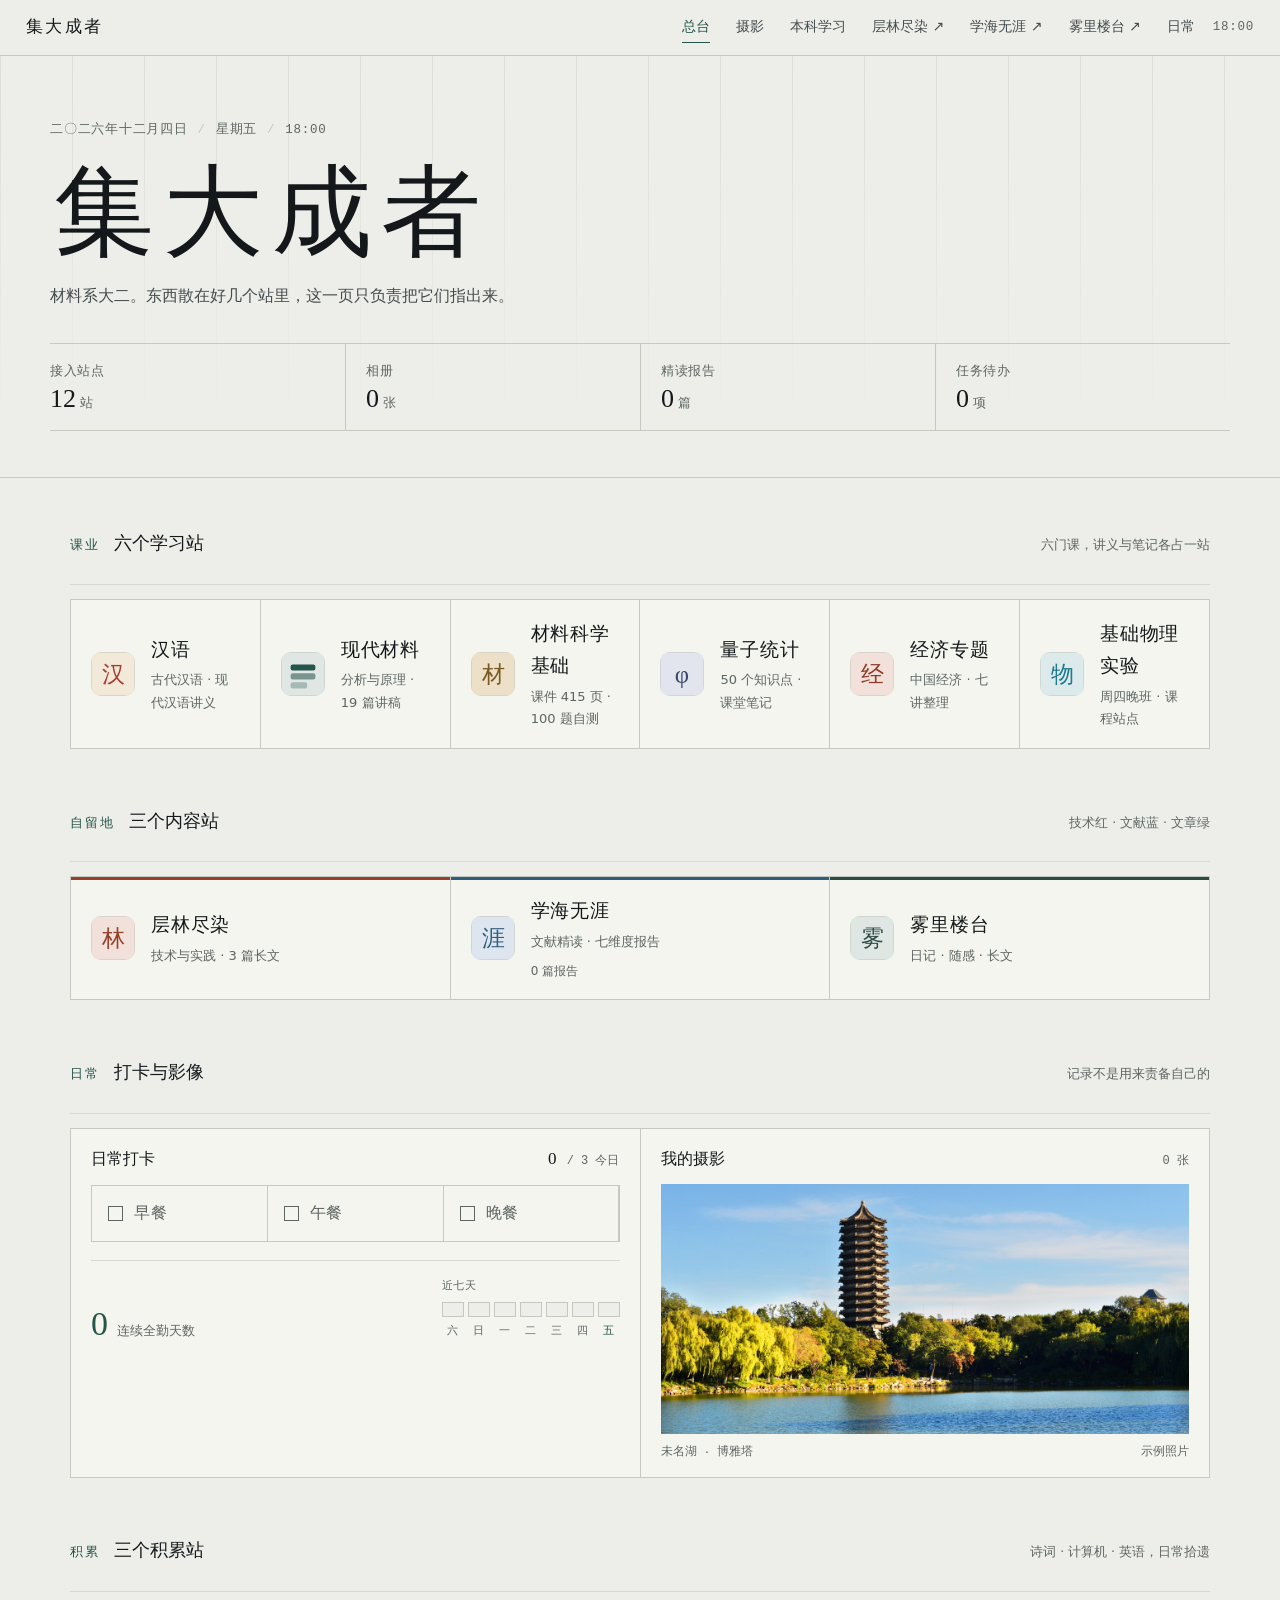
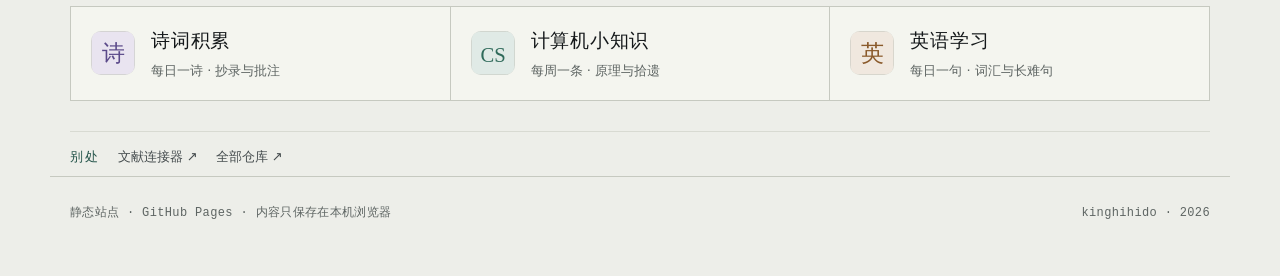
<file: index.html>
<!DOCTYPE html>
<html lang="zh-CN">
<head>
<meta charset="utf-8">
<meta name="viewport" content="width=device-width, initial-scale=1">
<title>集大成者 · 个人档案总台</title>
<meta name="description" content="一个材料系学生的个人档案总台：文字、影像、课业、文献与日常。">
<meta property="og:title" content="集大成者 · 个人档案总台">
<meta property="og:description" content="一个材料系学生的个人档案总台：六个学习站、三个内容站、三个积累站，另有日常打卡与摄影。">
<meta property="og:type" content="website">
<meta property="og:url" content="https://kinghihido.github.io/jidacheng/">
<link rel="icon" href="data:image/svg+xml,%3Csvg xmlns='http://www.w3.org/2000/svg' viewBox='0 0 32 32'%3E%3Crect width='32' height='32' fill='%2324544a'/%3E%3Crect x='7' y='7' width='18' height='18' fill='none' stroke='%23edeEE9' stroke-width='2'/%3E%3C/svg%3E">
<link rel="stylesheet" href="assets/style.css">
</head>
<body>

<nav class="topbar">
  <a class="brand" href="index.html">集大成者</a>
  <ul class="nav">
    <li><a href="index.html" aria-current="page">总台</a></li>
    <li><a href="photography.html">摄影</a></li>
    <li><a href="study.html">本科学习</a></li>
    <li><a href="https://kinghihido.github.io/wuli-loutai/" target="_blank" rel="noopener">层林尽染 &#8599;</a></li>
    <li><a href="https://kinghihido.github.io/paper-reading/" target="_blank" rel="noopener">学海无涯 &#8599;</a></li>
    <li><a href="https://kinghihido.github.io/wuliloutai-writing/" target="_blank" rel="noopener">雾里楼台 &#8599;</a></li>
    <li><a href="discipline.html">日常</a></li>
  </ul>
  <span class="topbar-clock" id="navClock">--:--</span>
</nav>

<header class="hero">
  <div class="hero-inner">
    <p class="dateline">
      <span id="todayDate">二〇二六年十月二十七日</span>
      <span class="sep">/</span>
      <span id="todayWeek">星期二</span>
      <span class="sep">/</span>
      <span id="todayClock">--:--</span>
    </p>
    <h1 class="wordmark">集大成者</h1>
    <p class="lede">材料系大二。东西散在好几个站里，这一页只负责把它们指出来。</p>

    <div class="hero-meta">
      <div class="meta-cell">
        <span class="meta-k">接入站点</span>
        <span class="meta-v">12<small>站</small></span>
      </div>
      <div class="meta-cell">
        <span class="meta-k">相册</span>
        <span class="meta-v" id="statPhotos">0<small>张</small></span>
      </div>
      <div class="meta-cell">
        <span class="meta-k">精读报告</span>
        <span class="meta-v" id="statLit">0<small>篇</small></span>
      </div>
      <div class="meta-cell">
        <span class="meta-k">任务待办</span>
        <span class="meta-v" id="statHabits">0<small>项</small></span>
      </div>
    </div>
  </div>
</header>

<main class="panels">

  <!-- 一排：课业 · 六站 -->
  <section class="tier">
    <div class="tier-head">
      <span class="tier-kicker">课业</span>
      <h2 class="tier-title">六个学习站</h2>
      <span class="tier-note">六门课，讲义与笔记各占一站</span>
    </div>
    <div class="site-grid site-grid--6">

        <a class="site-card" href="https://kinghihido.github.io/hanyu-xuexi/" target="_blank" rel="noopener">
          <span class="site-card-mark" aria-hidden="true"><svg viewBox="0 0 64 64"><rect width="64" height="64" rx="12" fill="#f2e9d8"/><rect x="0.5" y="0.5" width="63" height="63" rx="11.5" fill="none" stroke="#c6c9c0"/><text x="32" y="44" font-size="34" text-anchor="middle" fill="#a63d2f" font-family="serif">汉</text></svg></span>
          <span class="site-card-body">
            <span class="site-card-name">汉语</span>
            <span class="site-card-desc">古代汉语 · 现代汉语讲义</span>
          </span>
        </a>
        <a class="site-card" href="https://kinghihido.github.io/materials-analysis-learning-site/" target="_blank" rel="noopener">
          <span class="site-card-mark" aria-hidden="true"><svg viewBox="0 0 64 64"><rect width="64" height="64" rx="12" fill="#dfe6e4"/><rect x="0.5" y="0.5" width="63" height="63" rx="11.5" fill="none" stroke="#c6c9c0"/><g fill="#24544a"><rect x="14" y="18" width="36" height="9" rx="3"/><rect x="14" y="31" width="36" height="9" rx="3" opacity=".55"/><rect x="14" y="44" width="24" height="9" rx="3" opacity=".3"/></g></svg></span>
          <span class="site-card-body">
            <span class="site-card-name">现代材料</span>
            <span class="site-card-desc">分析与原理 · 19 篇讲稿</span>
          </span>
        </a>
        <a class="site-card" href="https://kinghihido.github.io/materials-science-foundations/" target="_blank" rel="noopener">
          <span class="site-card-mark" aria-hidden="true"><svg viewBox="0 0 64 64"><rect width="64" height="64" rx="12" fill="#ece0c8"/><rect x="0.5" y="0.5" width="63" height="63" rx="11.5" fill="none" stroke="#c6c9c0"/><text x="32" y="44" font-size="34" text-anchor="middle" fill="#7a5a22" font-family="serif">材</text></svg></span>
          <span class="site-card-body">
            <span class="site-card-name">材料科学基础</span>
            <span class="site-card-desc">课件 415 页 · 100 题自测</span>
          </span>
        </a>
        <a class="site-card" href="https://kinghihido.github.io/quantum-mechanics-notes/" target="_blank" rel="noopener">
          <span class="site-card-mark" aria-hidden="true"><svg viewBox="0 0 64 64"><rect width="64" height="64" rx="12" fill="#e3e5ee"/><rect x="0.5" y="0.5" width="63" height="63" rx="11.5" fill="none" stroke="#c6c9c0"/><text x="32" y="45" font-size="36" text-anchor="middle" fill="#3a4a6b" font-family="Georgia,serif">φ</text></svg></span>
          <span class="site-card-body">
            <span class="site-card-name">量子统计</span>
            <span class="site-card-desc">50 个知识点 · 课堂笔记</span>
          </span>
        </a>
        <a class="site-card" href="https://kinghihido.github.io/china-economy-study-website/" target="_blank" rel="noopener">
          <span class="site-card-mark" aria-hidden="true"><svg viewBox="0 0 64 64"><rect width="64" height="64" rx="12" fill="#f2e0da"/><rect x="0.5" y="0.5" width="63" height="63" rx="11.5" fill="none" stroke="#c6c9c0"/><text x="32" y="44" font-size="34" text-anchor="middle" fill="#8e3a27" font-family="serif">经</text></svg></span>
          <span class="site-card-body">
            <span class="site-card-name">经济专题</span>
            <span class="site-card-desc">中国经济 · 七讲整理</span>
          </span>
        </a>
        <a class="site-card" href="https://kinghihido.github.io/physlab-thu-night/" target="_blank" rel="noopener">
          <span class="site-card-mark" aria-hidden="true"><svg viewBox="0 0 64 64"><rect width="64" height="64" rx="12" fill="#ddeaec"/><rect x="0.5" y="0.5" width="63" height="63" rx="11.5" fill="none" stroke="#c6c9c0"/><text x="32" y="44" font-size="34" text-anchor="middle" fill="#1f7a8c" font-family="serif">物</text></svg></span>
          <span class="site-card-body">
            <span class="site-card-name">基础物理实验</span>
            <span class="site-card-desc">周四晚班 · 课程站点</span>
          </span>
        </a>
          </div>
  </section>

  <!-- 二排：自留地 · 三站（红 / 蓝 / 绿） -->
  <section class="tier">
    <div class="tier-head">
      <span class="tier-kicker">自留地</span>
      <h2 class="tier-title">三个内容站</h2>
      <span class="tier-note">技术红 · 文献蓝 · 文章绿</span>
    </div>
    <div class="site-grid site-grid--3">
        <a class="site-card site-card--red" href="https://kinghihido.github.io/wuli-loutai/" target="_blank" rel="noopener">
          <span class="site-card-mark" aria-hidden="true"><svg viewBox="0 0 64 64"><rect width="64" height="64" rx="12" fill="#f2e0da"/><rect x="0.5" y="0.5" width="63" height="63" rx="11.5" fill="none" stroke="#c6c9c0"/><text x="32" y="44" font-size="34" text-anchor="middle" fill="#94402a" font-family="serif">林</text></svg></span>
          <span class="site-card-body">
            <span class="site-card-name">层林尽染</span>
            <span class="site-card-desc">技术与实践 · 3 篇长文</span>
          </span>
        </a>
        <a class="site-card site-card--blue" href="https://kinghihido.github.io/paper-reading/" target="_blank" rel="noopener">
          <span class="site-card-mark" aria-hidden="true"><svg viewBox="0 0 64 64"><rect width="64" height="64" rx="12" fill="#dde6ee"/><rect x="0.5" y="0.5" width="63" height="63" rx="11.5" fill="none" stroke="#c6c9c0"/><text x="32" y="44" font-size="34" text-anchor="middle" fill="#2f5d7c" font-family="serif">涯</text></svg></span>
          <span class="site-card-body">
            <span class="site-card-name">学海无涯</span>
            <span class="site-card-desc">文献精读 · 七维度报告</span>
            <span class="site-card-note" id="litStat">—</span>
          </span>
        </a>
        <a class="site-card site-card--green" href="https://kinghihido.github.io/wuliloutai-writing/" target="_blank" rel="noopener">
          <span class="site-card-mark" aria-hidden="true"><svg viewBox="0 0 64 64"><rect width="64" height="64" rx="12" fill="#dee7e3"/><rect x="0.5" y="0.5" width="63" height="63" rx="11.5" fill="none" stroke="#c6c9c0"/><text x="32" y="44" font-size="34" text-anchor="middle" fill="#2f4a45" font-family="serif">雾</text></svg></span>
          <span class="site-card-body">
            <span class="site-card-name">雾里楼台</span>
            <span class="site-card-desc">日记 · 随感 · 长文</span>
          </span>
        </a>
    </div>
    <p class="vh" id="litNote"></p>
  </section>

  <!-- 三排：日常 · 两块 -->
  <section class="tier">
    <div class="tier-head">
      <span class="tier-kicker">日常</span>
      <h2 class="tier-title">打卡与影像</h2>
      <span class="tier-note">记录不是用来责备自己的</span>
    </div>
    <div class="site-grid site-grid--2">
      <div class="tier-block habit-block">
        <div class="tier-block-head">
          <a class="tier-block-title" href="discipline.html">日常打卡</a>
          <span class="habit-count"><b id="habitNow">0</b> / 3 今日</span>
        </div>

        <div class="habit-checks" id="habitChecks"></div>

        <div class="habit-summary">
          <div class="habit-streak">
            <span class="streak-num" id="habitStreak">0</span>
            <span class="streak-lab">连续全勤天数</span>
          </div>
          <div class="habit-week">
            <span class="habit-week-lab">近七天</span>
            <div class="week-strip" id="habitWeek"></div>
          </div>
        </div>
      </div>
      <a class="tier-block tier-block--link" href="photography.html">
        <div class="tier-block-head">
          <span class="tier-block-title">我的摄影</span>
          <span class="stat" id="photoStat">0 张</span>
        </div>
        <figure class="photo-figure">
          <div class="photo-frame">
            <img src="assets/photos/weiminghu.jpg" alt="未名湖与博雅塔的秋日午后，示例照片">
          </div>
          <figcaption class="photo-cap">
            <span>未名湖 · 博雅塔</span>
            <span>示例照片</span>
          </figcaption>
        </figure>
      </a>
    </div>
  </section>

  <!-- 四排：积累 · 三站 -->
  <section class="tier">
    <div class="tier-head">
      <span class="tier-kicker">积累</span>
      <h2 class="tier-title">三个积累站</h2>
      <span class="tier-note">诗词 · 计算机 · 英语，日常拾遗</span>
    </div>
    <div class="site-grid site-grid--3">
        <a class="site-card" href="https://kinghihido.github.io/daily-poem/" target="_blank" rel="noopener">
          <span class="site-card-mark" aria-hidden="true"><svg viewBox="0 0 64 64"><rect width="64" height="64" rx="12" fill="#e9e4f0"/><rect x="0.5" y="0.5" width="63" height="63" rx="11.5" fill="none" stroke="#c6c9c0"/><text x="32" y="44" font-size="34" text-anchor="middle" fill="#5b4a8a" font-family="serif">诗</text></svg></span>
          <span class="site-card-body">
            <span class="site-card-name">诗词积累</span>
            <span class="site-card-desc">每日一诗 · 抄录与批注</span>
          </span>
        </a>
        <a class="site-card" href="https://kinghihido.github.io/cs-weekly/" target="_blank" rel="noopener">
          <span class="site-card-mark" aria-hidden="true"><svg viewBox="0 0 64 64"><rect width="64" height="64" rx="12" fill="#e0eae6"/><rect x="0.5" y="0.5" width="63" height="63" rx="11.5" fill="none" stroke="#c6c9c0"/><text x="32" y="45" font-size="30" text-anchor="middle" fill="#2f6a5a" font-family="Georgia,serif">CS</text></svg></span>
          <span class="site-card-body">
            <span class="site-card-name">计算机小知识</span>
            <span class="site-card-desc">每周一条 · 原理与拾遗</span>
          </span>
        </a>
        <a class="site-card" href="https://kinghihido.github.io/english-daily/" target="_blank" rel="noopener">
          <span class="site-card-mark" aria-hidden="true"><svg viewBox="0 0 64 64"><rect width="64" height="64" rx="12" fill="#f0e8df"/><rect x="0.5" y="0.5" width="63" height="63" rx="11.5" fill="none" stroke="#c6c9c0"/><text x="32" y="44" font-size="34" text-anchor="middle" fill="#8a5a2b" font-family="serif">英</text></svg></span>
          <span class="site-card-body">
            <span class="site-card-name">英语学习</span>
            <span class="site-card-desc">每日一句 · 词汇与长难句</span>
          </span>
        </a>
    </div>
  </section>

  <div class="outbound-row">
    <span class="outbound-label">别处</span>
    <a href="https://github.com/kinghihido/Zotero_Connector" target="_blank" rel="noopener">文献连接器 &#8599;</a>
    <a href="https://github.com/kinghihido" target="_blank" rel="noopener">全部仓库 &#8599;</a>
  </div>

</main>

<footer class="foot">
  <p>静态站点 · GitHub Pages · 内容只保存在本机浏览器</p>
  <p>kinghihido · 2026</p>
</footer>

<div class="toast" id="toast" role="status" aria-live="polite"></div>

<script>
(function () {
  "use strict";

  var HABITS = ["早餐", "午餐", "晚餐"];
  var WEEK = ["日", "一", "二", "三", "四", "五", "六"];
  var ZH_DIGIT = ["〇","一","二","三","四","五","六","七","八","九"];
  var ZH_MONTH = ["","一月","二月","三月","四月","五月","六月","七月","八月","九月","十月","十一月","十二月"];

  function zhYear(y) {
    return String(y).split("").map(function (d) { return ZH_DIGIT[+d]; }).join("") + "年";
  }
  function zhDay(d) {
    if (d <= 10) return ["","一日","二日","三日","四日","五日","六日","七日","八日","九日","十日"][d];
    if (d <= 19) return "十" + ZH_DIGIT[d - 10] + "日";
    if (d === 20) return "二十日";
    if (d <= 29) return "二十" + ZH_DIGIT[d - 20] + "日";
    if (d === 30) return "三十日";
    return "三十一日";
  }

  function read(key, fallback) {
    try {
      var raw = localStorage.getItem(key);
      if (!raw) return fallback;
      var v = JSON.parse(raw);
      return v === null || v === undefined ? fallback : v;
    } catch (e) {
      return fallback;
    }
  }

  /* ---------- 日期与时钟 ---------- */
  function pad(n) { return n < 10 ? "0" + n : String(n); }

  function dayKey(d) {
    return d.getFullYear() + "-" + pad(d.getMonth() + 1) + "-" + pad(d.getDate());
  }

  function tick() {
    var now = new Date();
    document.getElementById("todayDate").textContent =
      zhYear(now.getFullYear()) + ZH_MONTH[now.getMonth() + 1] + zhDay(now.getDate());
    document.getElementById("todayWeek").textContent = "星期" + WEEK[now.getDay()];
    var t = pad(now.getHours()) + ":" + pad(now.getMinutes());
    document.getElementById("todayClock").textContent = t;
    document.getElementById("navClock").textContent = t;
  }
  tick();
  setInterval(tick, 20000);

  /* ---------- 摄影 ---------- */
  var photos = read("jdc.photos", []);
  if (!Array.isArray(photos)) photos = [];
  document.getElementById("photoStat").textContent = photos.length + " 张";

  /* ---------- 文献：已拆到 paper-reading 站，同域下取它的索引 ----------
     以前这里读的是 jdc.lit，而文献页写的是 jdc.papers，从来没对上，
     所以待读/在读/已读三个数一直是 0。现在改成读新站的索引。 */
  var LIT_ORIGIN = "https://kinghihido.github.io/paper-reading/";
  function setLitStat(n) {
    document.getElementById("statLit").innerHTML = n + "<small>篇</small>";
    document.getElementById("litStat").textContent = n + " 篇报告";
    document.getElementById("litNote").textContent = n
      ? "索引里 " + n + " 篇，点上面的入口看全文。"
      : "文献站还没连上；直接点入口也能看。";
  }
  var litCache = read("lit.index", []);
  setLitStat(Array.isArray(litCache) ? litCache.length : 0);
  fetch(LIT_ORIGIN + "papers-index.json").then(function (r) { return r.ok ? r.json() : null; })
    .then(function (data) { if (Array.isArray(data)) setLitStat(data.length); })
    .catch(function () {});
  document.getElementById("statPhotos").innerHTML = photos.length + "<small>张</small>";

  /* ---------- 打卡：可点、即时写回本机，与「日常」页共用同一份记录 ---------- */
  var meals = read("jdc.meals", {});
  if (!meals || typeof meals !== "object" || Array.isArray(meals)) meals = {};

  function saveMeals() {
    try { localStorage.setItem("jdc.meals", JSON.stringify(meals)); } catch (e) {}
  }
  function countDay(rec) {
    return HABITS.filter(function (n) { return !!(rec && rec[n]); }).length;
  }

  var tKey = dayKey(new Date());
  if (!meals[tKey] || typeof meals[tKey] !== "object") meals[tKey] = {};

  /* 连续全勤：今天满了从今天数起，没满就从昨天往前数 */
  function calcStreak() {
    var n = 0;
    var start = countDay(meals[tKey]) === HABITS.length ? 0 : 1;
    for (var i = start; i < 366; i++) {
      var d = new Date();
      d.setDate(d.getDate() - i);
      if (countDay(meals[dayKey(d)]) === HABITS.length) n += 1;
      else break;
    }
    return n;
  }

  var toastEl = document.getElementById("toast");
  function toast(msg) {
    if (!toastEl) return;
    toastEl.textContent = msg;
    toastEl.classList.add("show");
    clearTimeout(toast._t);
    toast._t = setTimeout(function () { toastEl.classList.remove("show"); }, 2000);
  }

  /* 三个勾选项 */
  var checksEl = document.getElementById("habitChecks");
  HABITS.forEach(function (name) {
    var btn = document.createElement("button");
    btn.type = "button";
    btn.className = "habit-check";
    btn.innerHTML =
      '<span class="habit-box"></span><span class="habit-name">' + name + "</span>";
    btn.addEventListener("click", function () {
      meals[tKey][name] = !meals[tKey][name];
      saveMeals();
      toast(name + (meals[tKey][name] ? " 已打卡" : " 已取消"));
      paint();
    });
    checksEl.appendChild(btn);
  });

  /* 近七天格子先建好，之后只改状态 */
  var weekEl = document.getElementById("habitWeek");
  for (var wi = 0; wi < 7; wi++) {
    var cell = document.createElement("span");
    cell.className = "week-cell";
    cell.innerHTML = "<i></i><em></em>";
    weekEl.appendChild(cell);
  }
  var weekCells = weekEl.querySelectorAll(".week-cell");
  var habitBtns = checksEl.querySelectorAll(".habit-check");

  function paint() {
    var rec = meals[tKey];

    HABITS.forEach(function (name, idx) {
      habitBtns[idx].classList.toggle("is-on", !!rec[name]);
      habitBtns[idx].setAttribute("aria-pressed", rec[name] ? "true" : "false");
    });

    document.getElementById("habitNow").textContent = countDay(rec);
    document.getElementById("habitStreak").textContent = calcStreak();

    for (var k = 0; k < 7; k++) {
      var day = new Date();
      day.setDate(day.getDate() - (6 - k));
      var done = countDay(meals[dayKey(day)]);
      var c = weekCells[k];
      c.classList.toggle("is-full", done === HABITS.length);
      c.classList.toggle("is-today", k === 6);
      c.title = (day.getMonth() + 1) + "月" + day.getDate() + "日 · " + done + " / " + HABITS.length;
      c.querySelector("em").textContent = WEEK[day.getDay()];
    }
  }
  paint();

  /* 任务待办只统计，具体清单在日常页 */
  var tasks = read("jdc.tasks", []);
  if (!Array.isArray(tasks)) tasks = [];
  var pendingCount = 0;
  tasks.forEach(function (t) { if (!t.done) pendingCount++; });
  document.getElementById("statHabits").innerHTML = pendingCount + "<small>项</small>";

})();
</script>

</body>
</html>
</file>
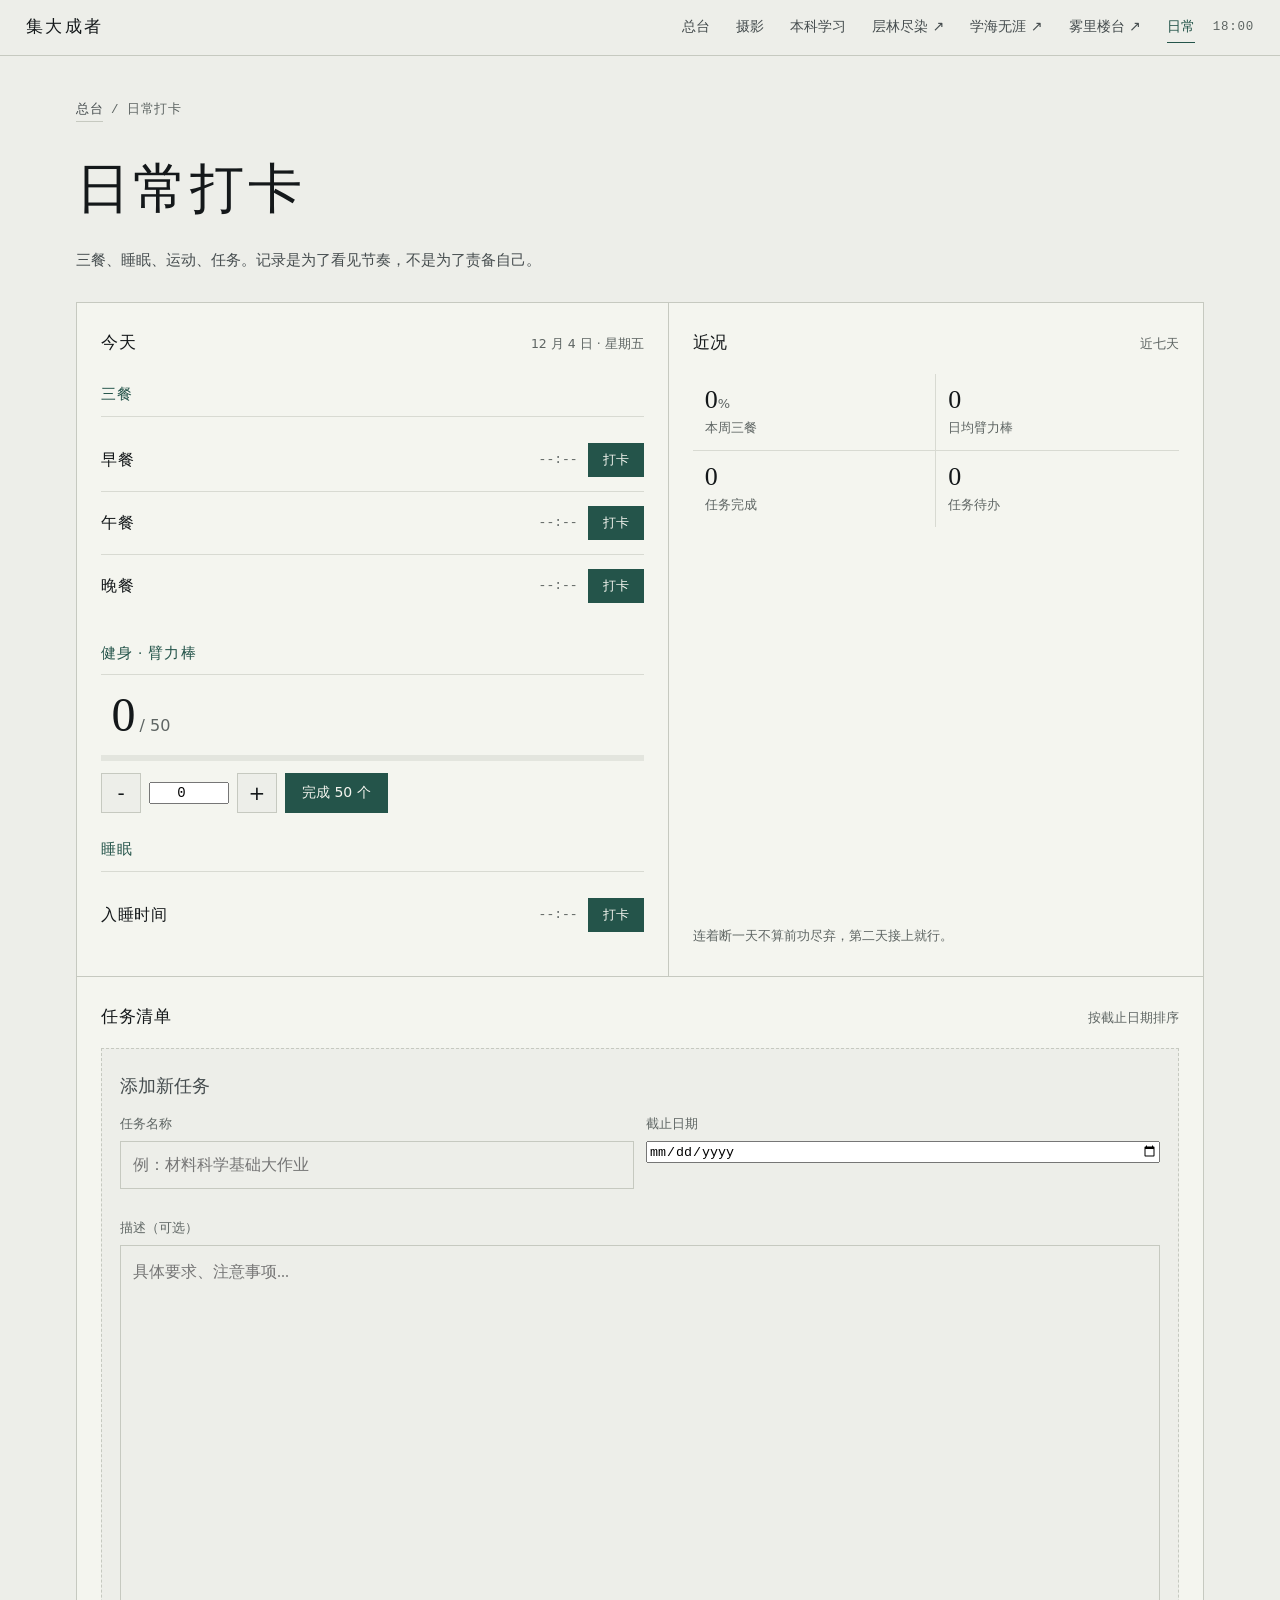
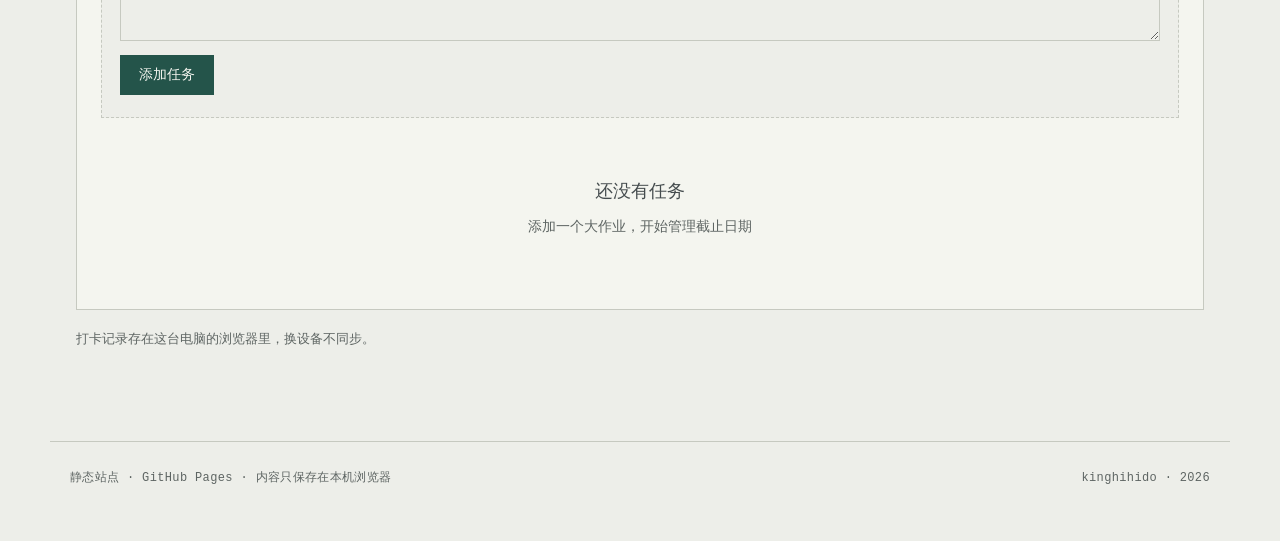
<file: discipline.html>
<!DOCTYPE html>
<html lang="zh-CN">
<head>
<meta charset="utf-8">
<meta name="viewport" content="width=device-width, initial-scale=1">
<title>日常打卡 · 集大成者</title>
<meta name="description" content="集大成者的日常打卡：三餐、臂力棒、睡眠与任务清单，记录存于本机浏览器。">
<meta property="og:title" content="日常打卡 · 集大成者">
<meta property="og:description" content="三餐、臂力棒、睡眠与任务清单，记录存于本机浏览器。">
<meta property="og:type" content="website">
<meta property="og:url" content="https://kinghihido.github.io/jidacheng/discipline.html">
<link rel="icon" href="data:image/svg+xml,%3Csvg xmlns='http://www.w3.org/2000/svg' viewBox='0 0 32 32'%3E%3Crect width='32' height='32' fill='%2324544a'/%3E%3Crect x='7' y='7' width='18' height='18' fill='none' stroke='%23edeEE9' stroke-width='2'/%3E%3C/svg%3E">
<link rel="stylesheet" href="assets/style.css">
</head>
<body>
<nav class="topbar">
  <a class="brand" href="index.html">集大成者</a>
  <ul class="nav">
    <li><a href="index.html">总台</a></li>
    <li><a href="photography.html">摄影</a></li>
    <li><a href="study.html">本科学习</a></li>
    <li><a href="https://kinghihido.github.io/wuli-loutai/" target="_blank" rel="noopener">层林尽染 &#8599;</a></li>
    <li><a href="https://kinghihido.github.io/paper-reading/" target="_blank" rel="noopener">学海无涯 &#8599;</a></li>
    <li><a href="https://kinghihido.github.io/wuliloutai-writing/" target="_blank" rel="noopener">雾里楼台 &#8599;</a></li>
    <li><a href="discipline.html" aria-current="page">日常</a></li>
  </ul>
  <span class="topbar-clock" id="navClock">--:--</span>
</nav>
<main class="page">
  <p class="crumb"><a href="index.html">总台</a><span>/</span><span>日常打卡</span></p>
  <h1 class="page-title">日常打卡</h1>
  <p class="page-desc">三餐、睡眠、运动、任务。记录是为了看见节奏，不是为了责备自己。</p>
  <div class="work">
    <section class="work-cell">
      <div class="cell-head">
        <h2 class="cell-title">今天</h2>
        <span class="hint" id="todayLabel">—</span>
      </div>
      <div class="section-label">三餐</div>
      <div id="mealCheckins"></div>
      <div class="section-label">健身 · 臂力棒</div>
      <div id="fitnessCheckin"></div>
      <div class="section-label">睡眠</div>
      <div id="sleepCheckin"></div>
    </section>
    <section class="work-cell cell-flex">
      <div class="cell-head">
        <h2 class="cell-title">近况</h2>
        <span class="hint">近七天</span>
      </div>
      <div class="summary-grid">
        <div class="summary-cell">
          <div class="lit-num" id="mealPct">0<small style="font-size:13px;font-family:var(--sans);color:var(--ink-3)">%</small></div>
          <div class="lit-k">本周三餐</div>
        </div>
        <div class="summary-cell">
          <div class="lit-num" id="fitnessAvg">0</div>
          <div class="lit-k">日均臂力棒</div>
        </div>
        <div class="summary-cell">
          <div class="lit-num" id="taskDone">0</div>
          <div class="lit-k">任务完成</div>
        </div>
        <div class="summary-cell">
          <div class="lit-num" id="taskPending">0</div>
          <div class="lit-k">任务待办</div>
        </div>
      </div>
      <p class="hint" style="margin:auto 0 0;padding-top:16px">连着断一天不算前功尽弃，第二天接上就行。</p>
    </section>
    <section class="work-cell" style="grid-column:1 / -1">
      <div class="cell-head">
        <h2 class="cell-title">任务清单</h2>
        <span class="hint">按截止日期排序</span>
      </div>
      <div class="slot" style="margin-bottom:18px">
        <p style="font-family:var(--serif);font-size:18px;color:var(--ink-2);margin:0 0 12px">添加新任务</p>
        <div class="form-row">
          <div class="field">
            <label for="taskTitle">任务名称</label>
            <input type="text" id="taskTitle" placeholder="例：材料科学基础大作业">
          </div>
          <div class="field">
            <label for="taskDeadline">截止日期</label>
            <input type="date" id="taskDeadline">
          </div>
        </div>
        <div class="field">
          <label for="taskDesc">描述（可选）</label>
          <textarea id="taskDesc" rows="2" placeholder="具体要求、注意事项..."></textarea>
        </div>
        <button class="btn" id="addTaskBtn">添加任务</button>
      </div>
      <div id="taskList"></div>
    </section>
  </div>
  <p class="hint" style="margin-top:18px">打卡记录存在这台电脑的浏览器里，换设备不同步。</p>
</main>
<footer class="foot">
  <p>静态站点 · GitHub Pages · 内容只保存在本机浏览器</p>
  <p>kinghihido · 2026</p>
</footer>
<div class="toast" id="toast" role="status" aria-live="polite"></div>
<script>
(function () {
  "use strict";
  try { localStorage.setItem("__jdc_probe","1"); localStorage.removeItem("__jdc_probe"); }
  catch (err) {
    var warn = document.createElement("p"); warn.className = "notice";
    warn.innerHTML = "<strong>存不下打卡。</strong>现在是直接打开本地文件，浏览器多数会禁掉网页存储。换成发布后的网址访问，记录才会留下。";
    document.querySelector("main").insertBefore(warn, document.querySelector("main").firstChild);
  }
  var MEAL_KEY = "jdc.meals", FITNESS_KEY = "jdc.fitness", TASKS_KEY = "jdc.tasks";
  var MEALS = ["早餐", "午餐", "晚餐"], GOAL = 50;
  var WEEK = ["日","一","二","三","四","五","六"];
  function pad(n){return n<10?"0"+n:String(n)}
  function dayKey(d){return d.getFullYear()+"-"+pad(d.getMonth()+1)+"-"+pad(d.getDate())}
  function toast(msg){var el=document.getElementById("toast");el.textContent=msg;el.classList.add("show");clearTimeout(toast._t);toast._t=setTimeout(function(){el.classList.remove("show")},1800)}
  function readObj(key){try{var v=JSON.parse(localStorage.getItem(key)||"{}");return v&&typeof v==="object"&&!Array.isArray(v)?v:{}}catch(e){return{}}}
  function readArr(key){try{var v=JSON.parse(localStorage.getItem(key)||"[]");return Array.isArray(v)?v:[]}catch(e){return[]}}
  function write(key,data){try{localStorage.setItem(key,JSON.stringify(data));return true}catch(e){toast("保存失败");return false}}

  var today = dayKey(new Date());
  document.getElementById("todayLabel").textContent =
    (new Date().getMonth()+1)+" 月 "+new Date().getDate()+" 日 · 星期"+WEEK[new Date().getDay()];

  /* 三餐 */
  var mealState = readObj(MEAL_KEY);
  if (!mealState[today]) mealState[today] = {};
  var mealBox = document.getElementById("mealCheckins");
  MEALS.forEach(function(name){
    var row=document.createElement("div");row.className="checkin-row";
    var label=document.createElement("span");label.className="checkin-label";label.textContent=name;
    var controls=document.createElement("div");controls.className="checkin-controls";
    var timeSpan=document.createElement("span");timeSpan.className="checkin-time";
    var rec=mealState[today][name];timeSpan.textContent=rec?rec.time:"--:--";
    var btn=document.createElement("button");btn.className="checkin-btn"+(rec?" done":"");btn.textContent=rec?"已打卡":"打卡";
    btn.addEventListener("click",function(){
      if(mealState[today][name]){delete mealState[today][name];btn.textContent="打卡";btn.classList.remove("done");timeSpan.textContent="--:--"}
      else{var now=new Date();mealState[today][name]={time:pad(now.getHours())+":"+pad(now.getMinutes())};btn.textContent="已打卡";btn.classList.add("done");timeSpan.textContent=mealState[today][name].time;toast(name+" 打卡成功")}
      write(MEAL_KEY,mealState);updateStats();
    });
    controls.appendChild(timeSpan);controls.appendChild(btn);row.appendChild(label);row.appendChild(controls);mealBox.appendChild(row);
  });

  /* 健身 */
  var fitState = readObj(FITNESS_KEY);
  if (!fitState[today]) fitState[today] = {count:0};
  var fitBox = document.getElementById("fitnessCheckin");fitBox.innerHTML="";
  var display=document.createElement("div");display.className="counter-display";
  var num=document.createElement("span");num.className="counter-num";
  function refreshNum(){num.innerHTML=fitState[today].count+'<small>/ '+GOAL+'</small>'}
  refreshNum();
  var track=document.createElement("div");track.className="progress-track";
  var fill=document.createElement("div");fill.className="progress-fill";
  function refreshBar(){var p=Math.min(100,Math.round((fitState[today].count/GOAL)*100));fill.style.width=p+"%";fill.className="progress-fill"+(p>=100?" complete":"")}
  track.appendChild(fill);refreshBar();
  var ctrls=document.createElement("div");ctrls.className="counter-controls";
  var minusBtn=document.createElement("button");minusBtn.className="counter-btn";minusBtn.textContent="-";
  minusBtn.addEventListener("click",function(){if(fitState[today].count>0){fitState[today].count--;refreshNum();refreshBar();input.value=fitState[today].count;doneBtn.textContent=fitState[today].count>=GOAL?"已完成":"完成 "+GOAL+" 个";write(FITNESS_KEY,fitState);updateStats()}});
  var input=document.createElement("input");input.type="number";input.className="counter-input";input.min="0";input.value=fitState[today].count;
  input.addEventListener("change",function(){var v=parseInt(input.value)||0;if(v<0)v=0;fitState[today].count=v;refreshNum();refreshBar();doneBtn.textContent=v>=GOAL?"已完成":"完成 "+GOAL+" 个";write(FITNESS_KEY,fitState);updateStats()});
  var plusBtn=document.createElement("button");plusBtn.className="counter-btn";plusBtn.textContent="+";
  plusBtn.addEventListener("click",function(){fitState[today].count++;refreshNum();refreshBar();input.value=fitState[today].count;doneBtn.textContent=fitState[today].count>=GOAL?"已完成":"完成 "+GOAL+" 个";write(FITNESS_KEY,fitState);updateStats()});
  var doneBtn=document.createElement("button");doneBtn.className="counter-btn primary";doneBtn.textContent=fitState[today].count>=GOAL?"已完成":"完成 "+GOAL+" 个";
  doneBtn.addEventListener("click",function(){fitState[today].count=GOAL;refreshNum();refreshBar();input.value=GOAL;doneBtn.textContent="已完成";write(FITNESS_KEY,fitState);toast("臂力棒 "+GOAL+" 个，完成！");updateStats()});
  ctrls.appendChild(minusBtn);ctrls.appendChild(input);ctrls.appendChild(plusBtn);ctrls.appendChild(doneBtn);
  display.appendChild(num);fitBox.appendChild(display);fitBox.appendChild(track);fitBox.appendChild(ctrls);

  /* 睡眠 */
  var sleepState = readObj(MEAL_KEY);
  if (!sleepState[today]) sleepState[today] = {};
  var sleepBox = document.getElementById("sleepCheckin");
  var sleepRow=document.createElement("div");sleepRow.className="checkin-row";
  var sleepLabel=document.createElement("span");sleepLabel.className="checkin-label";sleepLabel.textContent="入睡时间";
  var sleepControls=document.createElement("div");sleepControls.className="checkin-controls";
  var sleepTime=document.createElement("span");sleepTime.className="checkin-time";
  var sleepRec=sleepState[today]["睡眠"];sleepTime.textContent=sleepRec?sleepRec.time:"--:--";
  var sleepBtn=document.createElement("button");sleepBtn.className="checkin-btn"+(sleepRec?" done":"");sleepBtn.textContent=sleepRec?"已打卡":"打卡";
  sleepBtn.addEventListener("click",function(){
    if(sleepState[today]["睡眠"]){delete sleepState[today]["睡眠"];sleepBtn.textContent="打卡";sleepBtn.classList.remove("done");sleepTime.textContent="--:--"}
    else{var now=new Date();sleepState[today]["睡眠"]={time:pad(now.getHours())+":"+pad(now.getMinutes())};sleepBtn.textContent="已打卡";sleepBtn.classList.add("done");sleepTime.textContent=sleepState[today]["睡眠"].time;toast("睡眠打卡成功")}
    write(MEAL_KEY,sleepState);updateStats();
  });
  sleepControls.appendChild(sleepTime);sleepControls.appendChild(sleepBtn);sleepRow.appendChild(sleepLabel);sleepRow.appendChild(sleepControls);sleepBox.appendChild(sleepRow);

  /* 任务清单 */
  var tasks = readArr(TASKS_KEY);
  var taskList=document.getElementById("taskList");
  var titleInput=document.getElementById("taskTitle");
  var deadlineInput=document.getElementById("taskDeadline");
  var descInput=document.getElementById("taskDesc");
  var addBtn=document.getElementById("addTaskBtn");
  addBtn.addEventListener("click",function(){
    var title=titleInput.value.trim(),deadline=deadlineInput.value,desc=descInput.value.trim();
    if(!title){toast("请输入任务名称");return}
    if(!deadline){toast("请选择截止日期");return}
    tasks.push({id:Date.now(),title:title,deadline:deadline,desc:desc,done:false,createdAt:Date.now()});
    write(TASKS_KEY,tasks);titleInput.value="";deadlineInput.value="";descInput.value="";renderTasks();updateStats();toast("任务已添加");
  });
  function renderTasks(){
    taskList.innerHTML="";
    if(tasks.length===0){var empty=document.createElement("div");empty.className="empty-state";empty.innerHTML="<strong>还没有任务</strong>添加一个大作业，开始管理截止日期";taskList.appendChild(empty);return}
    var sorted=tasks.slice().sort(function(a,b){if(a.done!==b.done)return a.done?1:-1;return new Date(a.deadline)-new Date(b.deadline)});
    var now=new Date();now.setHours(0,0,0,0);
    sorted.forEach(function(task){
      var card=document.createElement("div");
      var deadline=new Date(task.deadline);deadline.setHours(0,0,0,0);
      var daysLeft=Math.ceil((deadline-now)/(1000*60*60*24));
      if(!task.done&&daysLeft<0)card.className="task-card overdue";
      else if(!task.done&&daysLeft<=3)card.className="task-card urgent";
      else card.className="task-card";
      var head=document.createElement("div");head.className="task-head";
      var title=document.createElement("h3");title.className="task-title"+(task.done?" done":"");title.textContent=task.title;
      var actions=document.createElement("div");actions.className="task-actions";
      var toggleBtn=document.createElement("button");toggleBtn.textContent=task.done?"↩ 撤销":"✓ 完成";
      toggleBtn.addEventListener("click",function(){task.done=!task.done;write(TASKS_KEY,tasks);renderTasks();updateStats();toast(task.done?"任务已完成":"任务已恢复")});
      var delBtn=document.createElement("button");delBtn.textContent="✕ 删除";
      delBtn.addEventListener("click",function(){if(confirm("确定删除？")){tasks=tasks.filter(function(t){return t.id!==task.id});write(TASKS_KEY,tasks);renderTasks();updateStats();toast("任务已删除")}});
      actions.appendChild(toggleBtn);actions.appendChild(delBtn);head.appendChild(title);head.appendChild(actions);
      var meta=document.createElement("div");meta.className="task-meta";
      var dlSpan=document.createElement("span");var dlDate=new Date(task.deadline);dlSpan.textContent="截止 "+dlDate.getFullYear()+"."+pad(dlDate.getMonth()+1)+"."+pad(dlDate.getDate());
      var stSpan=document.createElement("span");
      if(task.done){stSpan.textContent="已完成";stSpan.style.color="var(--accent)"}
      else if(daysLeft<0){stSpan.textContent="已逾期 "+Math.abs(daysLeft)+" 天";stSpan.className="overdue"}
      else if(daysLeft===0){stSpan.textContent="今天截止";stSpan.className="urgent"}
      else if(daysLeft<=3){stSpan.textContent="还剩 "+daysLeft+" 天";stSpan.className="urgent"}
      else{stSpan.textContent="还剩 "+daysLeft+" 天"}
      meta.appendChild(dlSpan);meta.appendChild(stSpan);card.appendChild(head);card.appendChild(meta);
      if(task.desc){var desc=document.createElement("div");desc.className="task-desc";desc.textContent=task.desc;card.appendChild(desc)}
      taskList.appendChild(card);
    });
  }
  renderTasks();

  /* 统计 */
  function updateStats(){
    var days=[];for(var i=6;i>=0;i--){var d=new Date();d.setDate(d.getDate()-i);days.push(dayKey(d))}
    var mealTotal=0,mealPossible=days.length*MEALS.length;
    days.forEach(function(dk){var rec=mealState[dk]||{};MEALS.forEach(function(m){if(rec[m])mealTotal++})});
    document.getElementById("mealPct").innerHTML=Math.round((mealTotal/mealPossible)*100)+'<small style="font-size:13px;font-family:var(--sans);color:var(--ink-3)">%</small>';
    var fitTotal=0;days.forEach(function(dk){var rec=fitState[dk];if(rec)fitTotal+=(rec.count||0)});
    document.getElementById("fitnessAvg").textContent=Math.round(fitTotal/days.length);
    var doneCount=0,pendingCount=0;tasks.forEach(function(t){if(t.done)doneCount++;else pendingCount++});
    document.getElementById("taskDone").textContent=doneCount;
    document.getElementById("taskPending").textContent=pendingCount;
  }
  updateStats();
  (function clock(){var d=new Date();document.getElementById("navClock").textContent=pad(d.getHours())+":"+pad(d.getMinutes())})();
})();
</script>
</body>
</html>
</file>
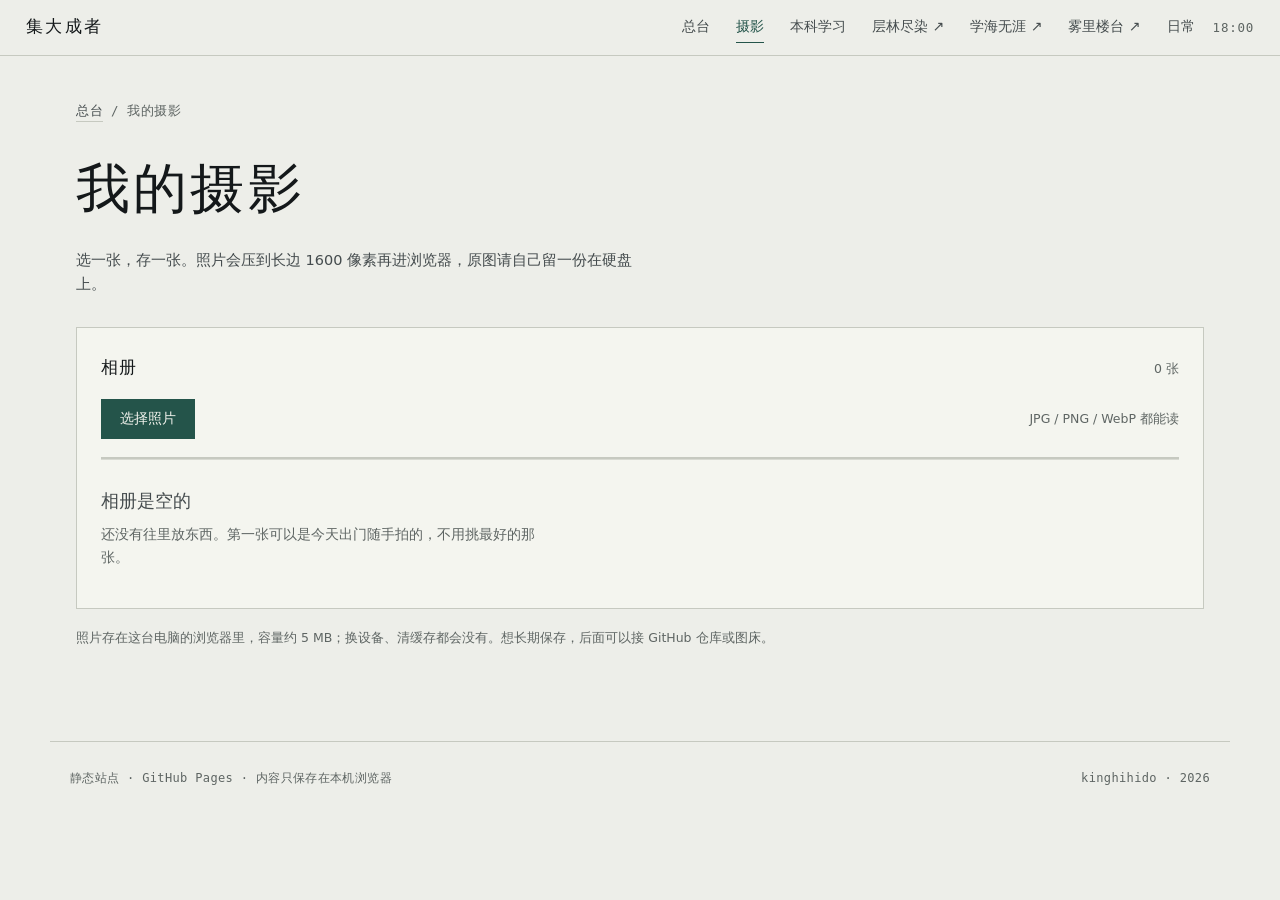
<file: photography.html>
<!DOCTYPE html>
<html lang="zh-CN">
<head>
<meta charset="utf-8">
<meta name="viewport" content="width=device-width, initial-scale=1">
<title>我的摄影 · 集大成者</title>
<meta name="description" content="集大成者的相册：本地选图、自动压到长边 1600 像素、存于本机浏览器。">
<meta property="og:title" content="我的摄影 · 集大成者">
<meta property="og:description" content="本地选图、自动压到长边 1600 像素、存于本机浏览器。">
<meta property="og:type" content="website">
<meta property="og:url" content="https://kinghihido.github.io/jidacheng/photography.html">
<link rel="icon" href="data:image/svg+xml,%3Csvg xmlns='http://www.w3.org/2000/svg' viewBox='0 0 32 32'%3E%3Crect width='32' height='32' fill='%2324544a'/%3E%3Crect x='7' y='7' width='18' height='18' fill='none' stroke='%23edeEE9' stroke-width='2'/%3E%3C/svg%3E">
<link rel="stylesheet" href="assets/style.css">
</head>
<body>

<nav class="topbar">
  <a class="brand" href="index.html">集大成者</a>
  <ul class="nav">
    <li><a href="index.html">总台</a></li>
    <li><a href="photography.html" aria-current="page">摄影</a></li>
    <li><a href="study.html">本科学习</a></li>
    <li><a href="https://kinghihido.github.io/wuli-loutai/" target="_blank" rel="noopener">层林尽染 &#8599;</a></li>
    <li><a href="https://kinghihido.github.io/paper-reading/" target="_blank" rel="noopener">学海无涯 &#8599;</a></li>
    <li><a href="https://kinghihido.github.io/wuliloutai-writing/" target="_blank" rel="noopener">雾里楼台 &#8599;</a></li>
    <li><a href="discipline.html">日常</a></li>
  </ul>
  <span class="topbar-clock" id="navClock">--:--</span>
</nav>

<main class="page">
  <p class="crumb"><a href="index.html">总台</a><span>/</span><span>我的摄影</span></p>
  <h1 class="page-title">我的摄影</h1>
  <p class="page-desc">选一张，存一张。照片会压到长边 1600 像素再进浏览器，原图请自己留一份在硬盘上。</p>

  <div class="work" style="grid-template-columns:1fr">
    <section class="work-cell">
      <div class="cell-head">
        <h2 class="cell-title">相册</h2>
        <span class="hint" id="counter">0 张</span>
      </div>

      <div class="toolbar" style="margin:0 0 18px">
        <label class="btn" for="pick" style="display:inline-flex;align-items:center;cursor:pointer">选择照片</label>
        <input id="pick" type="file" accept="image/*" multiple hidden>
        <span class="hint" id="status">JPG / PNG / WebP 都能读</span>
      </div>

      <div class="gallery" id="gallery" hidden></div>
      <div class="empty" id="empty">
        <strong>相册是空的</strong>
        <p>还没有往里放东西。第一张可以是今天出门随手拍的，不用挑最好的那张。</p>
      </div>
    </section>
  </div>

  <p class="hint" style="margin-top:18px">照片存在这台电脑的浏览器里，容量约 5 MB；换设备、清缓存都会没有。想长期保存，后面可以接 GitHub 仓库或图床。</p>
</main>

<footer class="foot">
  <p>静态站点 · GitHub Pages · 内容只保存在本机浏览器</p>
  <p>kinghihido · 2026</p>
</footer>

<div class="toast" id="toast" role="status" aria-live="polite"></div>

<script>
(function () {
  "use strict";

  try {
    localStorage.setItem("__jdc_probe", "1");
    localStorage.removeItem("__jdc_probe");
  } catch (err) {
    var warn = document.createElement("p");
    warn.className = "notice";
    warn.innerHTML = "<strong>存不下照片。</strong>现在是直接打开本地文件，浏览器多数会禁掉网页存储。换成发布后的网址访问，照片才能留住。";
    var host = document.querySelector("main");
    host.insertBefore(warn, host.firstChild);
  }

  var KEY = "jdc.photos";
  var MAX_SIDE = 1600;
  var galleryEl = document.getElementById("gallery");
  var emptyEl = document.getElementById("empty");
  var counterEl = document.getElementById("counter");
  var statusEl = document.getElementById("status");
  var pickEl = document.getElementById("pick");

  function pad(n) { return n < 10 ? "0" + n : String(n); }

  function toast(msg) {
    var el = document.getElementById("toast");
    el.textContent = msg;
    el.classList.add("show");
    clearTimeout(toast._t);
    toast._t = setTimeout(function () { el.classList.remove("show"); }, 2400);
  }

  function load() {
    try {
      var v = JSON.parse(localStorage.getItem(KEY) || "[]");
      return Array.isArray(v) ? v : [];
    } catch (e) {
      return [];
    }
  }

  function persist(items) {
    try {
      localStorage.setItem(KEY, JSON.stringify(items));
      return true;
    } catch (e) {
      toast("浏览器存储满了，删掉几张再存");
      return false;
    }
  }

  function stamp(ts) {
    var d = new Date(ts);
    return d.getFullYear() + "." + pad(d.getMonth() + 1) + "." + pad(d.getDate());
  }

  function render() {
    var items = load().sort(function (a, b) { return b.ts - a.ts; });
    counterEl.textContent = items.length + " 张";
    galleryEl.textContent = "";

    if (!items.length) {
      galleryEl.hidden = true;
      emptyEl.hidden = false;
      return;
    }
    galleryEl.hidden = false;
    emptyEl.hidden = true;

    items.forEach(function (item) {
      var fig = document.createElement("figure");
      fig.className = "shot";

      var img = document.createElement("img");
      img.src = item.src;
      img.alt = "相册照片，拍摄于 " + stamp(item.ts);
      img.loading = "lazy";

      var bar = document.createElement("div");
      bar.className = "shot-bar";

      var meta = document.createElement("span");
      meta.textContent = stamp(item.ts);

      var del = document.createElement("button");
      del.type = "button";
      del.className = "entry-actions";
      del.textContent = "删除";
      del.style.cssText = "background:none;border:none;font-size:12px;color:#767d79;cursor:pointer;padding:4px 2px";
      del.addEventListener("click", function () {
        if (!window.confirm("删掉这张？")) return;
        var next = load().filter(function (x) { return x.id !== item.id; });
        if (!persist(next)) return;
        render();
        toast("已删除");
      });

      bar.appendChild(meta);
      bar.appendChild(del);
      fig.appendChild(img);
      fig.appendChild(bar);
      galleryEl.appendChild(fig);
    });
  }

  function shrink(file) {
    return new Promise(function (resolve, reject) {
      var url = URL.createObjectURL(file);
      var img = new Image();
      img.onload = function () {
        var w = img.naturalWidth;
        var h = img.naturalHeight;
        var scale = Math.min(1, MAX_SIDE / Math.max(w, h));
        var canvas = document.createElement("canvas");
        canvas.width = Math.max(1, Math.round(w * scale));
        canvas.height = Math.max(1, Math.round(h * scale));
        var ctx = canvas.getContext("2d");
        ctx.drawImage(img, 0, 0, canvas.width, canvas.height);
        URL.revokeObjectURL(url);
        resolve(canvas.toDataURL("image/jpeg", 0.82));
      };
      img.onerror = function () {
        URL.revokeObjectURL(url);
        reject(new Error("decode"));
      };
      img.src = url;
    });
  }

  pickEl.addEventListener("change", function () {
    var files = Array.prototype.slice.call(pickEl.files || []);
    if (!files.length) return;
    statusEl.textContent = "正在读取 " + files.length + " 张……";

    var chain = Promise.resolve([]);
    files.forEach(function (file) {
      chain = chain.then(function (acc) {
        if (!/^image\//.test(file.type)) return acc;
        return shrink(file).then(function (src) {
          acc.push({ id: String(Date.now()) + "-" + acc.length, src: src, ts: Date.now() });
          return acc;
        }, function () {
          return acc;
        });
      });
    });

    chain.then(function (added) {
      pickEl.value = "";
      if (!added.length) {
        statusEl.textContent = "这几张读不出来，换成 JPG 再试";
        toast("没有可用的照片");
        return;
      }
      var items = load().concat(added);
      if (!persist(items)) {
        statusEl.textContent = "存储不足，先删几张";
        return;
      }
      statusEl.textContent = "刚放进去 " + added.length + " 张";
      render();
      toast("已加入 " + added.length + " 张");
    });
  });

  (function clock() {
    var d = new Date();
    document.getElementById("navClock").textContent = pad(d.getHours()) + ":" + pad(d.getMinutes());
  })();

  render();
})();
</script>

</body>
</html>
</file>
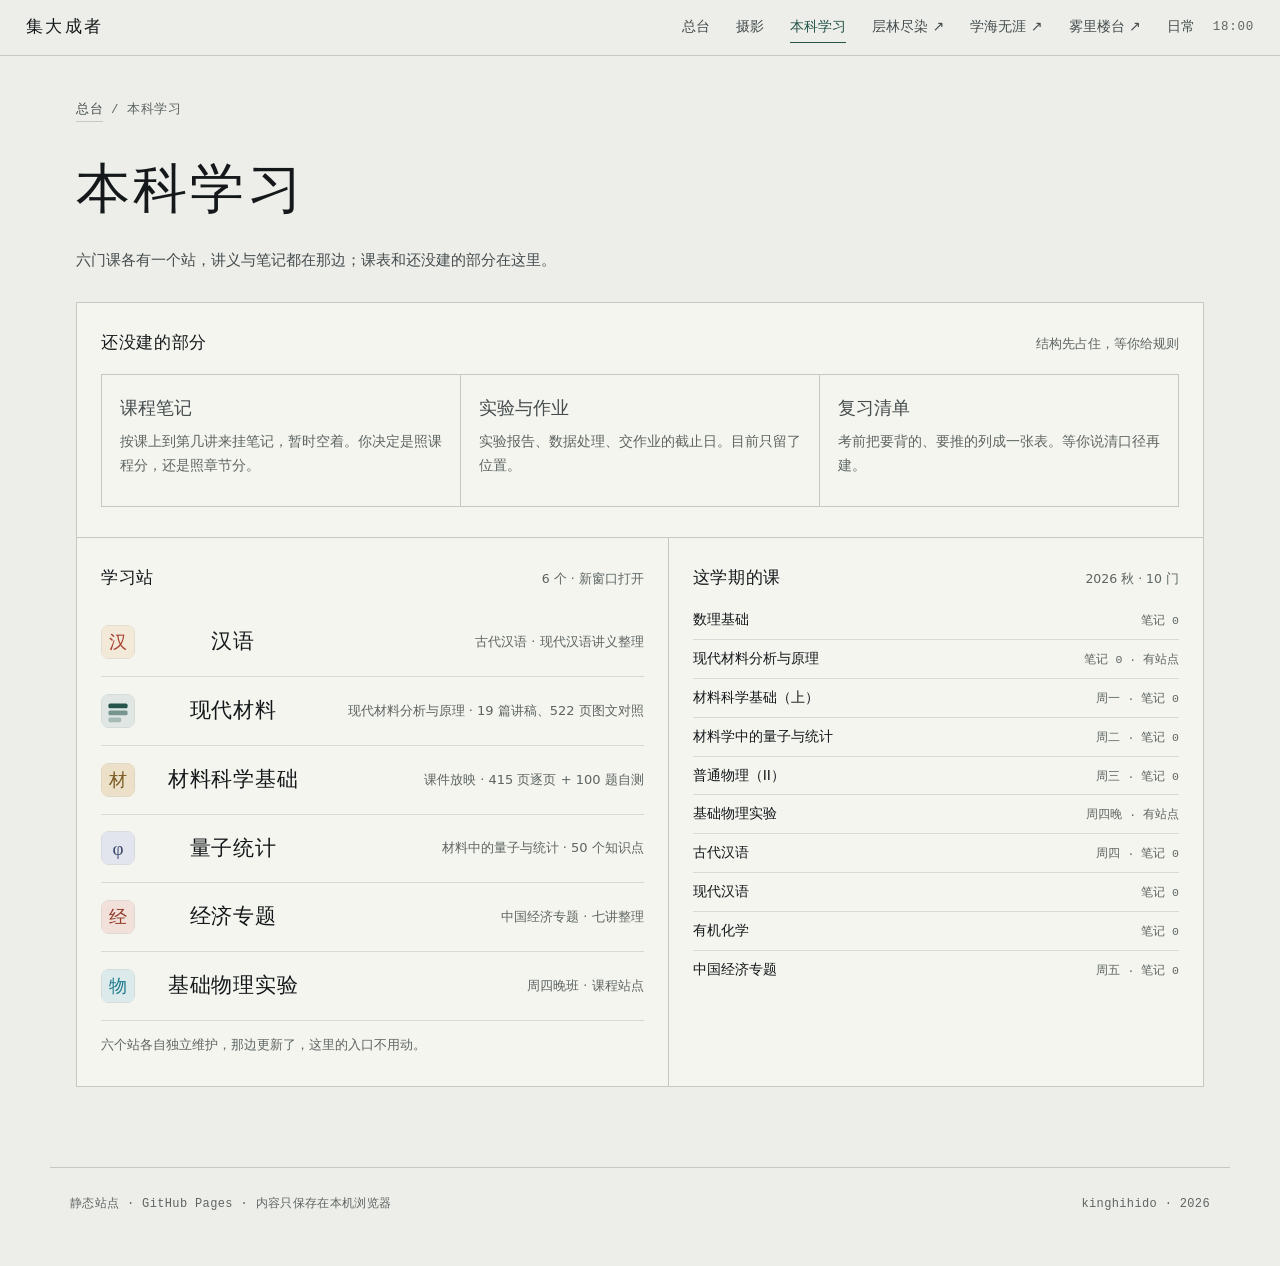
<file: study.html>
<!DOCTYPE html>
<html lang="zh-CN">
<head>
<meta charset="utf-8">
<meta name="viewport" content="width=device-width, initial-scale=1">
<title>本科学习 · 集大成者</title>
<meta name="description" content="集大成者的本科学习页：六个学习站入口、2026 秋课表与待建分区。">
<meta property="og:title" content="本科学习 · 集大成者">
<meta property="og:description" content="六个学习站入口、2026 秋课表与待建分区。">
<meta property="og:type" content="website">
<meta property="og:url" content="https://kinghihido.github.io/jidacheng/study.html">
<link rel="icon" href="data:image/svg+xml,%3Csvg xmlns='http://www.w3.org/2000/svg' viewBox='0 0 32 32'%3E%3Crect width='32' height='32' fill='%2324544a'/%3E%3Crect x='7' y='7' width='18' height='18' fill='none' stroke='%23edeEE9' stroke-width='2'/%3E%3C/svg%3E">
<link rel="stylesheet" href="assets/style.css">
</head>
<body>

<nav class="topbar">
  <a class="brand" href="index.html">集大成者</a>
  <ul class="nav">
    <li><a href="index.html">总台</a></li>
    <li><a href="photography.html">摄影</a></li>
    <li><a href="study.html" aria-current="page">本科学习</a></li>
    <li><a href="https://kinghihido.github.io/wuli-loutai/" target="_blank" rel="noopener">层林尽染 &#8599;</a></li>
    <li><a href="https://kinghihido.github.io/paper-reading/" target="_blank" rel="noopener">学海无涯 &#8599;</a></li>
    <li><a href="https://kinghihido.github.io/wuliloutai-writing/" target="_blank" rel="noopener">雾里楼台 &#8599;</a></li>
    <li><a href="discipline.html">日常</a></li>
  </ul>
  <span class="topbar-clock" id="navClock">--:--</span>
</nav>

<main class="page">
  <p class="crumb"><a href="index.html">总台</a><span>/</span><span>本科学习</span></p>
  <h1 class="page-title">本科学习</h1>
  <p class="page-desc">六门课各有一个站，讲义与笔记都在那边；课表和还没建的部分在这里。</p>

  <div class="work">
    <!-- 待补的三块：先占最上面一栏 -->
    <section class="work-cell" style="grid-column:1 / -1">
      <div class="cell-head">
        <h2 class="cell-title">还没建的部分</h2>
        <span class="hint">结构先占住，等你给规则</span>
      </div>
      <div class="sub-grid">
        <div class="sub-cell">
          <div class="empty" style="border-top:none">
            <strong>课程笔记</strong>
            <p>按课上到第几讲来挂笔记，暂时空着。你决定是照课程分，还是照章节分。</p>
          </div>
        </div>
        <div class="sub-cell">
          <div class="empty" style="border-top:none">
            <strong>实验与作业</strong>
            <p>实验报告、数据处理、交作业的截止日。目前只留了位置。</p>
          </div>
        </div>
        <div class="sub-cell">
          <div class="empty" style="border-top:none">
            <strong>复习清单</strong>
            <p>考前把要背的、要推的列成一张表。等你说清口径再建。</p>
          </div>
        </div>
      </div>
    </section>

    <!-- 学习站入口 -->
    <section class="work-cell cell-flex">
      <div class="cell-head">
        <h2 class="cell-title">学习站</h2>
        <span class="hint">6 个 · 新窗口打开</span>
      </div>
      <div class="site-list site-list--big">
        <a class="site-row" href="https://kinghihido.github.io/hanyu-xuexi/" target="_blank" rel="noopener">
          <span class="site-mark" aria-hidden="true"><svg viewBox="0 0 64 64"><rect width="64" height="64" rx="12" fill="#f2e9d8"/><rect x="0.5" y="0.5" width="63" height="63" rx="11.5" fill="none" stroke="#c6c9c0"/><text x="32" y="44" font-size="34" text-anchor="middle" fill="#a63d2f" font-family="serif">汉</text></svg></span>
          <span class="site-name">汉语</span>
          <span class="site-desc">古代汉语 · 现代汉语讲义整理</span>
        </a>
        <a class="site-row" href="https://kinghihido.github.io/materials-analysis-learning-site/" target="_blank" rel="noopener">
          <span class="site-mark" aria-hidden="true"><svg viewBox="0 0 64 64"><rect width="64" height="64" rx="12" fill="#dfe6e4"/><rect x="0.5" y="0.5" width="63" height="63" rx="11.5" fill="none" stroke="#c6c9c0"/><g fill="#24544a"><rect x="14" y="18" width="36" height="9" rx="3"/><rect x="14" y="31" width="36" height="9" rx="3" opacity=".55"/><rect x="14" y="44" width="24" height="9" rx="3" opacity=".3"/></g></svg></span>
          <span class="site-name">现代材料</span>
          <span class="site-desc">现代材料分析与原理 · 19 篇讲稿、522 页图文对照</span>
        </a>
        <a class="site-row" href="https://kinghihido.github.io/materials-science-foundations/" target="_blank" rel="noopener">
          <span class="site-mark" aria-hidden="true"><svg viewBox="0 0 64 64"><rect width="64" height="64" rx="12" fill="#ece0c8"/><rect x="0.5" y="0.5" width="63" height="63" rx="11.5" fill="none" stroke="#c6c9c0"/><text x="32" y="44" font-size="34" text-anchor="middle" fill="#7a5a22" font-family="serif">材</text></svg></span>
          <span class="site-name">材料科学基础</span>
          <span class="site-desc">课件放映 · 415 页逐页 + 100 题自测</span>
        </a>
        <a class="site-row" href="https://kinghihido.github.io/quantum-mechanics-notes/" target="_blank" rel="noopener">
          <span class="site-mark" aria-hidden="true"><svg viewBox="0 0 64 64"><rect width="64" height="64" rx="12" fill="#e3e5ee"/><rect x="0.5" y="0.5" width="63" height="63" rx="11.5" fill="none" stroke="#c6c9c0"/><text x="32" y="45" font-size="36" text-anchor="middle" fill="#3a4a6b" font-family="Georgia,serif">φ</text></svg></span>
          <span class="site-name">量子统计</span>
          <span class="site-desc">材料中的量子与统计 · 50 个知识点</span>
        </a>
        <a class="site-row" href="https://kinghihido.github.io/china-economy-study-website/" target="_blank" rel="noopener">
          <span class="site-mark" aria-hidden="true"><svg viewBox="0 0 64 64"><rect width="64" height="64" rx="12" fill="#f2e0da"/><rect x="0.5" y="0.5" width="63" height="63" rx="11.5" fill="none" stroke="#c6c9c0"/><text x="32" y="44" font-size="34" text-anchor="middle" fill="#8e3a27" font-family="serif">经</text></svg></span>
          <span class="site-name">经济专题</span>
          <span class="site-desc">中国经济专题 · 七讲整理</span>
        </a>
        <a class="site-row" href="https://kinghihido.github.io/physlab-thu-night/" target="_blank" rel="noopener">
          <span class="site-mark" aria-hidden="true"><svg viewBox="0 0 64 64"><rect width="64" height="64" rx="12" fill="#ddeaec"/><rect x="0.5" y="0.5" width="63" height="63" rx="11.5" fill="none" stroke="#c6c9c0"/><text x="32" y="44" font-size="34" text-anchor="middle" fill="#1f7a8c" font-family="serif">物</text></svg></span>
          <span class="site-name">基础物理实验</span>
          <span class="site-desc">周四晚班 · 课程站点</span>
        </a>
      </div>
      <p class="panel-note">六个站各自独立维护，那边更新了，这里的入口不用动。</p>
    </section>

    <!-- 课程 -->
    <section class="work-cell">
      <div class="cell-head">
        <h2 class="cell-title">这学期的课</h2>
        <span class="hint">2026 秋 · 10 门</span>
      </div>
      <div class="course-list">
        <div class="course-row"><span>数理基础</span><span class="course-no">笔记 0</span></div>
        <div class="course-row"><span>现代材料分析与原理</span><span class="course-no">笔记 0 · 有站点</span></div>
        <div class="course-row"><span>材料科学基础（上）</span><span class="course-no">周一 · 笔记 0</span></div>
        <div class="course-row"><span>材料学中的量子与统计</span><span class="course-no">周二 · 笔记 0</span></div>
        <div class="course-row"><span>普通物理（II）</span><span class="course-no">周三 · 笔记 0</span></div>
        <div class="course-row"><span>基础物理实验</span><span class="course-no">周四晚 · 有站点</span></div>
        <div class="course-row"><span>古代汉语</span><span class="course-no">周四 · 笔记 0</span></div>
        <div class="course-row"><span>现代汉语</span><span class="course-no">笔记 0</span></div>
        <div class="course-row"><span>有机化学</span><span class="course-no">笔记 0</span></div>
        <div class="course-row"><span>中国经济专题</span><span class="course-no">周五 · 笔记 0</span></div>
      </div>
    </section>
  </div>
</main>

<footer class="foot">
  <p>静态站点 · GitHub Pages · 内容只保存在本机浏览器</p>
  <p>kinghihido · 2026</p>
</footer>

<div class="toast" id="toast" role="status" aria-live="polite"></div>

<script>
(function () {
  "use strict";

  function pad(n) { return n < 10 ? "0" + n : String(n); }

  (function clock() {
    var d = new Date();
    document.getElementById("navClock").textContent = pad(d.getHours()) + ":" + pad(d.getMinutes());
  })();
})();
</script>

</body>
</html>
</file>
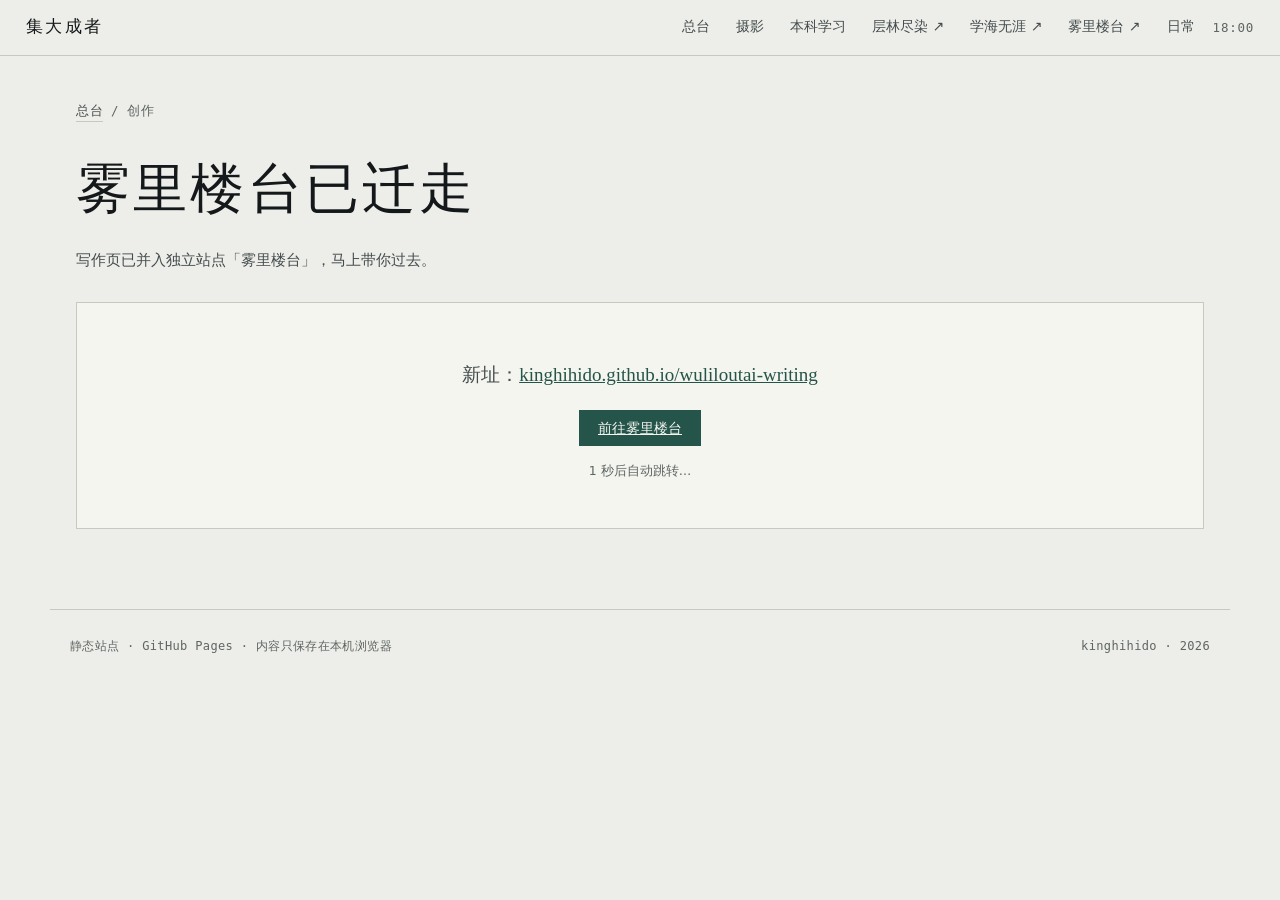
<file: writing.html>
<!DOCTYPE html>
<html lang="zh-CN">
<head>
<meta charset="utf-8">
<meta name="viewport" content="width=device-width, initial-scale=1">
<title>雾里楼台已迁移 · 集大成者</title>
<meta name="description" content="雾里楼台写作页已迁往独立站点，此处仅作跳转；旧稿如还在本机浏览器里，可先导出。">
<link rel="icon" href="data:image/svg+xml,%3Csvg xmlns='http://www.w3.org/2000/svg' viewBox='0 0 32 32'%3E%3Crect width='32' height='32' fill='%23eef3ec'/%3E%3Ctext x='16' y='23' font-size='19' text-anchor='middle' fill='%23a63d2f' font-family='serif'%3E雾%3C/text%3E%3C/svg%3E">
<link rel="stylesheet" href="assets/style.css">
</head>
<body>

<nav class="topbar">
  <a class="brand" href="index.html">集大成者</a>
  <ul class="nav">
    <li><a href="index.html">总台</a></li>
    <li><a href="photography.html">摄影</a></li>
    <li><a href="study.html">本科学习</a></li>
    <li><a href="https://kinghihido.github.io/wuli-loutai/" target="_blank" rel="noopener">层林尽染 &#8599;</a></li>
    <li><a href="https://kinghihido.github.io/paper-reading/" target="_blank" rel="noopener">学海无涯 &#8599;</a></li>
    <li><a href="https://kinghihido.github.io/wuliloutai-writing/" target="_blank" rel="noopener">雾里楼台 &#8599;</a></li>
    <li><a href="discipline.html">日常</a></li>
  </ul>
  <span class="topbar-clock" id="navClock">--:--</span>
</nav>

<main class="page">
  <p class="crumb"><a href="index.html">总台</a><span>/</span><span>创作</span></p>
  <h1 class="page-title">雾里楼台已迁走</h1>
  <p class="page-desc">写作页已并入独立站点「雾里楼台」，马上带你过去。</p>

  <div class="work" style="grid-template-columns:1fr">
    <section class="work-cell" style="text-align:center;padding:34px 20px">
      <p style="font-family:var(--serif);font-size:19px;color:var(--ink-2);line-height:2">
        新址：<a href="https://kinghihido.github.io/wuliloutai-writing/" target="_blank" rel="noopener" style="color:var(--accent)">kinghihido.github.io/wuliloutai-writing</a>
      </p>
      <p class="hint" id="legacyNote" hidden>
        旧页的稿子还留在本机浏览器里（<span id="legacyCount">0</span> 篇），先导出存好再去新站吧。
      </p>
      <p style="margin-top:22px">
        <a class="btn" id="goBtn" href="https://kinghihido.github.io/wuliloutai-writing/" target="_blank" rel="noopener">前往雾里楼台</a>
        <button class="btn" id="exportBtn" type="button" hidden>导出旧稿（JSON）</button>
      </p>
      <p class="hint" style="margin-top:18px" id="countdown">2 秒后自动跳转…</p>
    </section>
  </div>
</main>

<footer class="foot">
  <p>静态站点 · GitHub Pages · 内容只保存在本机浏览器</p>
  <p>kinghihido · 2026</p>
</footer>

<script>
(function () {
  "use strict";
  var NEW_URL = "https://kinghihido.github.io/wuliloutai-writing/";
  var KEY = "jdc.writings";

  function pad(n) { return n < 10 ? "0" + n : String(n); }
  var d = new Date();
  document.getElementById("navClock").textContent = pad(d.getHours()) + ":" + pad(d.getMinutes());

  var drafts = [];
  try {
    var v = JSON.parse(localStorage.getItem(KEY) || "[]");
    if (Array.isArray(v)) drafts = v;
  } catch (e) {}

  var countdownEl = document.getElementById("countdown");
  var go = function () { window.location.replace(NEW_URL); };

  if (drafts.length) {
    document.getElementById("legacyNote").hidden = false;
    document.getElementById("legacyCount").textContent = drafts.length;
    var exportBtn = document.getElementById("exportBtn");
    exportBtn.hidden = false;
    countdownEl.textContent = "有旧稿未导出，已暂停自动跳转";
    exportBtn.addEventListener("click", function () {
      var blob = new Blob([JSON.stringify(drafts, null, 2)], { type: "application/json" });
      var a = document.createElement("a");
      a.href = URL.createObjectURL(blob);
      a.download = "wuliloutai-legacy-" + new Date().toISOString().slice(0, 10) + ".json";
      a.click();
      URL.revokeObjectURL(a.href);
      countdownEl.textContent = "已导出，2 秒后自动跳转…";
      setTimeout(go, 2000);
    });
  } else {
    var n = 2;
    var timer = setInterval(function () {
      n -= 1;
      if (n <= 0) { clearInterval(timer); go(); return; }
      countdownEl.textContent = n + " 秒后自动跳转…";
    }, 1000);
    document.getElementById("goBtn").addEventListener("click", function (e) { e.preventDefault(); go(); });
  }
})();
</script>

</body>
</html>
</file>
<file: assets/style.css>
/* ============================================================
   集大成者 · 个人档案总台
   纸色为底，宋体为骨，发丝线分格。全部页面共用。
   ============================================================ */

:root {
  --paper: #edeEE9;
  --paper-2: #e3e5de;
  --panel: #f4f5ef;
  --ink: #14181a;
  --ink-1: #1c2124;
  --ink-2: #454c4e;
  --ink-3: #5e6563;
  --bg-warm: #faf9f6;
  --rule: #c6c9c0;
  --rule-soft: #d8dad2;
  --accent: #24544a;
  --accent-deep: #1b443c;
  --seal: #8e3a27;

  --serif: "Songti SC", "STSong", "Noto Serif SC", "SimSun", "Times New Roman", serif;
  --sans: "PingFang SC", "Microsoft YaHei UI", "Microsoft YaHei", "Segoe UI", system-ui, sans-serif;
  --mono: "Consolas", "SFMono-Regular", "Menlo", monospace;
}

*, *::before, *::after { box-sizing: border-box; }

html { -webkit-text-size-adjust: 100%; }

body {
  margin: 0;
  background: var(--paper);
  color: var(--ink);
  font-family: var(--sans);
  font-size: 15px;
  line-height: 1.7;
  -webkit-font-smoothing: antialiased;
}

a { color: var(--ink); }

:focus-visible {
  outline: 2px solid var(--accent);
  outline-offset: 2px;
}

/* ---------- 顶栏 ---------- */

.topbar {
  position: sticky;
  top: 0;
  z-index: 20;
  display: flex;
  align-items: center;
  gap: 18px;
  padding: 11px 18px;
  background: rgba(237, 238, 233, 0.94);
  -webkit-backdrop-filter: blur(6px);
  backdrop-filter: blur(6px);
  border-bottom: 1px solid var(--rule);
}

.brand {
  font-family: var(--serif);
  font-size: 17px;
  letter-spacing: 0.14em;
  text-decoration: none;
  color: var(--ink);
  white-space: nowrap;
  flex: 0 0 auto;
}

.nav {
  display: flex;
  gap: 20px;
  list-style: none;
  margin: 0;
  padding: 0;
  overflow-x: auto;
  scrollbar-width: none;
  flex: 1 1 auto;
  min-width: 0;
}
.nav::-webkit-scrollbar { display: none; }

.nav a {
  display: inline-block;
  font-size: 14px;
  color: var(--ink-2);
  text-decoration: none;
  padding: 3px 0;
  border-bottom: 1px solid transparent;
  white-space: nowrap;
}
.nav a:hover { color: var(--ink); border-bottom-color: var(--ink); }
.nav a[aria-current="page"] { color: var(--accent); border-bottom-color: var(--accent); }

.topbar-clock {
  display: none;
  font-family: var(--mono);
  font-size: 12.5px;
  color: var(--ink-3);
  letter-spacing: 0.06em;
  flex: 0 0 auto;
}

/* ---------- 刊头 ---------- */

.hero {
  position: relative;
  padding: 52px 20px 40px;
  border-bottom: 1px solid var(--rule);
  overflow: hidden;
}

.hero::before {
  content: "";
  position: absolute;
  inset: 0;
  background-image: repeating-linear-gradient(90deg, var(--rule) 0 1px, transparent 1px 72px);
  opacity: 0.5;
  pointer-events: none;
  -webkit-mask-image: linear-gradient(180deg, rgba(0, 0, 0, 0.9), rgba(0, 0, 0, 0) 86%);
  mask-image: linear-gradient(180deg, rgba(0, 0, 0, 0.9), rgba(0, 0, 0, 0) 86%);
}

.hero-inner {
  position: relative;
  max-width: 1180px;
  margin: 0 auto;
}

.dateline {
  display: flex;
  flex-wrap: wrap;
  align-items: center;
  gap: 10px;
  margin: 0 0 20px;
  font-family: var(--mono);
  font-size: 12.5px;
  letter-spacing: 0.06em;
  color: var(--ink-3);
}
.dateline .sep { color: var(--rule); }

.wordmark {
  font-family: var(--serif);
  font-weight: 400;
  font-size: clamp(44px, 10.5vw, 100px);
  line-height: 1.04;
  letter-spacing: 0.09em;
  text-indent: 0.04em;
  margin: 0 0 18px;
}

.lede {
  max-width: 34em;
  margin: 0 0 34px;
  font-size: 15.5px;
  color: var(--ink-2);
}

.hero-meta {
  display: grid;
  grid-template-columns: repeat(2, 1fr);
  border-top: 1px solid var(--rule);
  border-bottom: 1px solid var(--rule);
}

.meta-cell {
  display: flex;
  flex-direction: column;
  gap: 2px;
  padding: 14px 0;
  border-left: 1px solid var(--rule);
  padding-left: 16px;
  min-width: 0;
}
.meta-cell:nth-child(2n + 1) { border-left: none; padding-left: 0; }

.meta-k {
  font-size: 12.5px;
  color: var(--ink-3);
  letter-spacing: 0.05em;
}
.meta-v {
  font-family: var(--serif);
  font-size: 26px;
  line-height: 1.15;
}
.meta-v small { font-size: 13px; color: var(--ink-3); margin-left: 4px; font-family: var(--sans); }

/* ---------- 五个模块 ---------- */
.panels {
  max-width: 1180px;
  margin: 0 auto;
  padding: 36px 20px 8px;
}

.panel {
  background: var(--panel);
  padding: 26px 20px 28px;
  display: flex;
  flex-direction: column;
  min-width: 0;
}

.panel-top {
  display: flex;
  align-items: baseline;
  justify-content: space-between;
  gap: 12px;
  margin-bottom: 16px;
}

.kicker {
  font-family: var(--serif);
  font-size: 13px;
  letter-spacing: 0.24em;
  color: var(--accent);
}

.stat {
  font-family: var(--mono);
  font-size: 12px;
  color: var(--ink-3);
  white-space: nowrap;
}

.panel-title {
  font-family: var(--serif);
  font-weight: 400;
  font-size: clamp(23px, 3.2vw, 30px);
  letter-spacing: 0.05em;
  margin: 0 0 10px;
}

.panel-desc {
  margin: 0 0 20px;
  max-width: 32em;
  font-size: 14.5px;
  color: var(--ink-2);
}

.panel-body {
  flex: 1 1 auto;
  display: flex;
  flex-direction: column;
  gap: 14px;
  min-width: 0;
}

.enter {
  align-self: flex-start;
  margin-top: 22px;
  font-size: 14px;
  color: var(--ink);
  text-decoration: none;
  border-bottom: 1px solid var(--rule);
  padding-bottom: 2px;
}
.enter:hover { color: var(--accent); border-bottom-color: var(--accent); }

/* 创作：稿纸 */
.paper-block {
  flex: 1 1 auto;
  min-height: 132px;
  background-image: repeating-linear-gradient(180deg, transparent 0 31px, var(--rule-soft) 31px 32px);
}
.paper-lines {
  margin: 0;
  padding: 0;
  font-family: var(--serif);
  font-size: 16.5px;
  line-height: 32px;
  color: var(--ink-2);
  overflow-wrap: anywhere;
}
.paper-lines em { font-style: normal; color: var(--ink-3); }

/* 摄影 */
.photo-figure { margin: 0; display: flex; flex-direction: column; flex: 1 1 auto; min-height: 0; }
.photo-frame {
  position: relative;
  flex: 1 1 auto;
  min-height: 250px;
  background: var(--paper-2);
  overflow: hidden;
}
.photo-frame img {
  position: absolute;
  inset: 0;
  display: block;
  width: 100%;
  height: 100%;
  object-fit: cover;
  object-position: center 42%;
}
.photo-cap {
  display: flex;
  justify-content: space-between;
  gap: 10px;
  margin-top: 8px;
  font-family: var(--mono);
  font-size: 11.5px;
  color: var(--ink-3);
}

/* 课表 */
.course-list { display: flex; flex-direction: column; }

/* 学习站入口 */
.site-list { display: flex; flex-direction: column; }
.site-row {
  display: flex;
  align-items: center;
  justify-content: space-between;
  gap: 14px;
  padding: 11px 0;
  border-top: 1px solid var(--rule-soft);
  text-decoration: none;
  color: var(--ink);
  min-height: 44px;
}
.site-row:first-child { border-top: none; padding-top: 0; }
.site-mark {
  flex: 0 0 auto;
  width: 26px;
  height: 26px;
  display: inline-flex;
}
.site-mark svg {
  width: 100%;
  height: 100%;
  display: block;
  border-radius: 6px;
}
.site-name {
  font-family: var(--serif);
  font-size: 16.5px;
  letter-spacing: 0.04em;
  flex: 0 0 auto;
}
.site-desc {
  font-size: 12.5px;
  color: var(--ink-3);
  text-align: right;
  flex: 1 1 auto;
  min-width: 0;
}
.site-row:hover .site-name {
  color: var(--accent);
  text-decoration: underline;
  text-underline-offset: 3px;
}
.site-row .site-out {
  font-family: var(--mono);
  font-size: 12px;
  color: var(--ink-3);
  flex: 0 0 auto;
}

/* 内页里更大的学习站条目 */
.site-list--big .site-row {
  padding: 16px 0;
  gap: 18px;
}
.site-list--big .site-name { font-size: 21px; }
.site-list--big .site-desc { font-size: 13px; max-width: 24em; }
.site-list--big .site-mark { width: 34px; height: 34px; }
.site-list--big .site-mark svg { border-radius: 8px; }
.site-list--big .site-row:hover .site-out { color: var(--accent); }

/* 总台上放大的本科学习站卡片 */
.site-grid {
  display: grid;
  grid-template-columns: repeat(4, 1fr);
  gap: 1px;
  background: var(--rule);
  border: 1px solid var(--rule);
}
.site-card {
  display: flex;
  align-items: center;
  gap: 16px;
  padding: 18px 20px;
  background: var(--panel);
  text-decoration: none;
  color: var(--ink);
  min-width: 0;
}
.site-card-body {
  display: flex;
  flex-direction: column;
  gap: 3px;
  min-width: 0;
}
.site-card-mark {
  flex: 0 0 auto;
  width: 44px;
  height: 44px;
}
.site-card-mark svg {
  width: 100%;
  height: 100%;
  display: block;
  border-radius: 10px;
}
.site-card-name {
  font-family: var(--serif);
  font-size: 19px;
  letter-spacing: 0.04em;
}
.site-card-desc {
  font-size: 13px;
  color: var(--ink-3);
}
.site-card:hover .site-card-name {
  color: var(--accent);
  text-decoration: underline;
  text-underline-offset: 3px;
}
.course-row {
  display: flex;
  align-items: baseline;
  justify-content: space-between;
  gap: 10px;
  padding: 7px 0;
  font-size: 14px;
  border-top: 1px solid var(--rule-soft);
}
.course-row:first-child { border-top: none; padding-top: 0; }
.course-row .course-no {
  font-family: var(--mono);
  font-size: 11.5px;
  color: var(--ink-3);
  white-space: nowrap;
}

/* 文献计数 */
.lit-stats {
  display: grid;
  grid-template-columns: repeat(3, 1fr);
  gap: 14px;
  border-top: 1px solid var(--rule-soft);
  padding-top: 14px;
}
.lit-num {
  font-family: var(--serif);
  font-size: 30px;
  line-height: 1.1;
}
.lit-k { font-size: 12.5px; color: var(--ink-3); margin-top: 2px; }

.panel-note {
  margin: auto 0 0;
  padding-top: 12px;
  border-top: 1px solid var(--rule-soft);
  font-size: 13px;
  line-height: 1.8;
  color: var(--ink-3);
}

/* ---------- 内页 ---------- */

.page {
  max-width: 1180px;
  margin: 0 auto;
  padding: 34px 20px 72px;
}

.crumb {
  margin: 0 0 22px;
  font-family: var(--mono);
  font-size: 12.5px;
  color: var(--ink-3);
  letter-spacing: 0.04em;
  display: flex;
  gap: 8px;
  flex-wrap: wrap;
}
.crumb a {
  color: var(--ink-2);
  text-decoration: none;
  border-bottom: 1px solid var(--rule);
}
.crumb a:hover { color: var(--accent); border-bottom-color: var(--accent); }

.page-title {
  font-family: var(--serif);
  font-weight: 400;
  font-size: clamp(32px, 6vw, 54px);
  letter-spacing: 0.06em;
  margin: 0 0 12px;
}

.page-desc {
  max-width: 40em;
  margin: 0 0 30px;
  color: var(--ink-2);
  font-size: 14.5px;
}

.work {
  display: grid;
  grid-template-columns: 1fr;
  gap: 1px;
  background: var(--rule);
  border: 1px solid var(--rule);
}

.work-cell {
  background: var(--panel);
  padding: 22px 20px 26px;
  min-width: 0;
}

.cell-head {
  display: flex;
  align-items: baseline;
  justify-content: space-between;
  gap: 12px;
  margin-bottom: 16px;
  flex-wrap: wrap;
}
.cell-title {
  font-family: var(--serif);
  font-weight: 400;
  font-size: 17px;
  letter-spacing: 0.04em;
  margin: 0;
}

/* 表单 */
.field { display: flex; flex-direction: column; gap: 6px; margin-bottom: 14px; }
.field > label { font-size: 13px; color: var(--ink-3); }

input[type="text"], input[type="search"], input[type="url"], select, textarea {
  width: 100%;
  font-family: var(--sans);
  font-size: 16px;
  line-height: 1.6;
  color: var(--ink);
  background: var(--paper);
  border: 1px solid var(--rule);
  border-radius: 0;
  padding: 10px 12px;
  -webkit-appearance: none;
  appearance: none;
}
select {
  background-image: linear-gradient(45deg, transparent 50%, var(--ink-3) 50%), linear-gradient(135deg, var(--ink-3) 50%, transparent 50%);
  background-position: calc(100% - 17px) 19px, calc(100% - 12px) 19px;
  background-size: 5px 5px, 5px 5px;
  background-repeat: no-repeat;
  padding-right: 34px;
}
textarea {
  font-family: var(--serif);
  font-size: 16px;
  line-height: 1.95;
  min-height: 44vh;
  resize: vertical;
}

.toolbar {
  display: flex;
  align-items: center;
  justify-content: space-between;
  gap: 12px;
  flex-wrap: wrap;
  margin-top: 12px;
}
.toolbar-end { display: flex; gap: 8px; flex-wrap: wrap; }

.btn {
  font-family: var(--sans);
  font-size: 14px;
  line-height: 1.4;
  padding: 9px 18px;
  min-height: 40px;
  background: var(--accent);
  color: #f4f5ef;
  border: 1px solid var(--accent);
  border-radius: 0;
  cursor: pointer;
}
.btn:hover { background: var(--accent-deep); border-color: var(--accent-deep); }

.btn-ghost {
  background: transparent;
  color: var(--ink);
  border: 1px solid var(--rule);
}
.btn-ghost:hover { background: transparent; border-color: var(--ink-2); color: var(--ink); }

.hint { font-size: 12.5px; color: var(--ink-3); }

/* 列表 */
.entry {
  display: flex;
  align-items: flex-start;
  justify-content: space-between;
  gap: 12px;
  padding: 12px 0;
  border-top: 1px solid var(--rule-soft);
}
.entry:first-child { border-top: none; padding-top: 0; }
.entry-main { min-width: 0; flex: 1 1 auto; }
.entry-open {
  display: block;
  width: 100%;
  text-align: left;
  padding: 0;
  background: none;
  border: none;
  cursor: pointer;
  font-family: var(--serif);
  font-size: 16.5px;
  line-height: 1.5;
  color: var(--ink);
  overflow-wrap: anywhere;
}
.entry-open:hover { color: var(--accent); }
.entry-meta {
  margin-top: 3px;
  font-family: var(--mono);
  font-size: 11.5px;
  color: var(--ink-3);
  letter-spacing: 0.03em;
}
.entry-actions { flex: 0 0 auto; display: flex; gap: 2px; }
.entry-actions button {
  font-size: 12.5px;
  color: var(--ink-3);
  background: none;
  border: none;
  cursor: pointer;
  padding: 6px 6px;
  min-height: 32px;
}
.entry-actions button:hover { color: var(--seal); text-decoration: underline; }

.empty {
  padding: 26px 0 8px;
  font-size: 14px;
  color: var(--ink-3);
  border-top: 1px solid var(--rule-soft);
}
.empty strong {
  display: block;
  margin-bottom: 6px;
  font-family: var(--serif);
  font-weight: 400;
  font-size: 18px;
  color: var(--ink-2);
}
.empty p { margin: 0; max-width: 32em; }

/* 相册 */
.gallery {
  display: grid;
  grid-template-columns: repeat(2, 1fr);
  gap: 1px;
  background: var(--rule);
  border: 1px solid var(--rule);
}
.shot { background: var(--panel); margin: 0; padding: 10px; min-width: 0; }
.shot img {
  display: block;
  width: 100%;
  aspect-ratio: 3 / 2;
  object-fit: cover;
  background: var(--paper-2);
}
.shot-bar {
  display: flex;
  align-items: center;
  justify-content: space-between;
  gap: 8px;
  margin-top: 8px;
  font-family: var(--mono);
  font-size: 11.5px;
  color: var(--ink-3);
}

/* 筛选片 */
.chips { display: flex; flex-wrap: wrap; gap: 8px; }
.chip {
  font-size: 13px;
  padding: 6px 13px;
  min-height: 34px;
  color: var(--ink-2);
  background: transparent;
  border: 1px solid var(--rule);
  border-radius: 0;
  cursor: pointer;
}
.chip:hover { border-color: var(--ink-2); }
.chip[aria-pressed="true"] { background: var(--accent); border-color: var(--accent); color: #f4f5ef; }

/* 习惯表 */
.table-wrap { overflow-x: auto; }
.habit-table {
  width: 100%;
  border-collapse: collapse;
  font-size: 13.5px;
}
.habit-table th, .habit-table td {
  padding: 9px 4px;
  text-align: center;
  border-top: 1px solid var(--rule-soft);
  white-space: nowrap;
}
.habit-table thead th {
  font-family: var(--mono);
  font-size: 11.5px;
  font-weight: 400;
  color: var(--ink-3);
  letter-spacing: 0.03em;
  border-top: none;
}
.habit-table th:first-child, .habit-table td:first-child {
  text-align: left;
  padding-left: 0;
  font-size: 14px;
  color: var(--ink-2);
  width: 34%;
}
.cell-mark {
  display: inline-block;
  width: 15px;
  height: 15px;
  border: 1px solid var(--rule);
  background: var(--paper);
  vertical-align: middle;
}
.cell-mark.on { background: var(--accent); border-color: var(--accent); }

.habit-toggle {
  display: flex;
  align-items: center;
  gap: 11px;
  padding: 10px 0;
  min-height: 44px;
  border-top: 1px solid var(--rule-soft);
  cursor: pointer;
  font-size: 15px;
  color: var(--ink);
}
.habit-toggle:first-of-type { border-top: none; }
.habit-toggle input[type="checkbox"] {
  width: 18px;
  height: 18px;
  accent-color: var(--accent);
  flex: 0 0 auto;
}

.summary-grid {
  display: grid;
  grid-template-columns: repeat(2, 1fr);
  gap: 1px;
  background: var(--rule-soft);
  margin-bottom: 4px;
}
.summary-cell { background: var(--panel); padding: 12px 0 12px 12px; }
.summary-cell .lit-num { font-size: 26px; }

/* 接入位 */
.slot {
  border: 1px dashed var(--rule);
  padding: 22px 18px;
  background: var(--paper);
}
.slot p { margin: 0 0 10px; font-size: 14px; color: var(--ink-3); }
.slot p:last-child { margin-bottom: 0; }

.cell-flex { display: flex; flex-direction: column; }
.slot-grow {
  flex: 1 1 auto;
  display: flex;
  flex-direction: column;
  justify-content: center;
  min-height: 160px;
}

/* 内嵌三格 */
.sub-grid {
  display: grid;
  grid-template-columns: 1fr;
  gap: 1px;
  background: var(--rule);
  border: 1px solid var(--rule);
}
.sub-cell { background: var(--panel); padding: 18px 18px 20px; min-width: 0; }
.sub-cell .empty { border-top: none; padding-top: 0; }

/* 页脚 */
.foot {
  max-width: 1180px;
  margin: 0 auto;
  padding: 26px 20px 52px;
  display: flex;
  flex-wrap: wrap;
  gap: 8px 24px;
  justify-content: space-between;
  font-family: var(--mono);
  font-size: 12px;
  letter-spacing: 0.03em;
  color: var(--ink-3);
  border-top: 1px solid var(--rule);
}
.foot p { margin: 0; }

/* 提示条 */
.notice {
  margin: 0 0 22px;
  padding: 10px 14px;
  border: 1px solid var(--seal);
  color: var(--seal);
  font-size: 13px;
  line-height: 1.7;
}
.notice strong { font-weight: 400; font-family: var(--serif); }

.toast {
  position: fixed;
  left: 50%;
  bottom: 26px;
  z-index: 60;
  transform: translate(-50%, 14px);
  padding: 10px 18px;
  font-size: 13.5px;
  color: var(--panel);
  background: var(--ink);
  opacity: 0;
  pointer-events: none;
  transition: opacity 0.22s ease, transform 0.22s ease;
  max-width: 88vw;
}
.toast.show { opacity: 1; transform: translate(-50%, 0); }

/* ---------- 断点 ---------- */

/* 小屏：站标收紧保留，不再整体消失 */
@media (max-width: 559px) {
  .brand { font-size: 15px; letter-spacing: 0.08em; flex: 0 0 auto; }
  .nav { gap: 14px; }
  .site-grid { grid-template-columns: 1fr; }
  .site-card { padding: 14px 16px; gap: 12px; }
  .site-card-mark { width: 36px; height: 36px; }
}

@media (min-width: 700px) {
  .topbar { padding: 12px 26px; }
  .topbar-clock { display: block; }
  .nav { justify-content: flex-end; gap: 26px; }

  .hero { padding: 64px 26px 46px; }
  .hero-meta { grid-template-columns: repeat(4, 1fr); }
  .meta-cell:nth-child(2n + 1) { border-left: 1px solid var(--rule); padding-left: 20px; }
  .meta-cell:first-child { border-left: none; padding-left: 0; }
  .meta-cell { padding: 16px 0 16px 20px; }

  .panel { padding: 30px 28px 32px; }
  .page { padding: 44px 26px 80px; }
  .work-cell { padding: 26px 24px 30px; }
  .gallery { grid-template-columns: repeat(3, 1fr); }
  .sub-grid { grid-template-columns: repeat(3, 1fr); }
}

@media (min-width: 860px) {
  .work { grid-template-columns: 1.05fr 0.95fr; }
}

@media (prefers-reduced-motion: reduce) {
  *, *::before, *::after {
    animation-duration: 0.01ms !important;
    transition-duration: 0.01ms !important;
  }
}

/* ============================================================
   文献模块升级 · 上传区 / 报告 / 词汇表 / 设置
   ============================================================ */

/* 上传区 */
.upload-zone {
  border: 2px dashed var(--rule);
  padding: 36px 20px;
  text-align: center;
  cursor: pointer;
  transition: border-color 0.2s, background 0.2s;
  margin-bottom: 24px;
  background: var(--paper);
}
.upload-zone:hover,
.upload-zone.dragover {
  border-color: var(--accent);
  background: var(--panel);
}
.upload-zone p {
  margin: 0;
  font-size: 14px;
  color: var(--ink-3);
}
.upload-zone .upload-main {
  font-family: var(--serif);
  font-size: 18px;
  color: var(--ink-2);
  margin-bottom: 6px;
}
.upload-zone input[type="file"] { display: none; }

/* 进度条 */
.progress-bar {
  height: 3px;
  background: var(--rule-soft);
  margin-bottom: 20px;
  overflow: hidden;
  display: none;
}
.progress-bar.active { display: block; }
.progress-fill {
  height: 100%;
  background: var(--accent);
  width: 0;
  transition: width 0.3s;
}

/* 设置弹窗 */
.modal-overlay {
  position: fixed;
  inset: 0;
  background: rgba(0, 0, 0, 0.35);
  z-index: 100;
  display: none;
  align-items: center;
  justify-content: center;
}
.modal-overlay.open { display: flex; }
.modal-box {
  background: var(--panel);
  border: 1px solid var(--rule);
  padding: 28px 24px;
  max-width: 440px;
  width: 90%;
}
.modal-box h3 {
  font-family: var(--serif);
  font-weight: 400;
  font-size: 20px;
  margin: 0 0 16px;
}
.modal-box .field { margin-bottom: 14px; }
.modal-box .hint { margin-top: 4px; }
.modal-close {
  margin-top: 16px;
  display: flex;
  justify-content: flex-end;
  gap: 8px;
}

/* 状态标签 */
.status-tag {
  display: inline-block;
  font-size: 11px;
  padding: 2px 8px;
  border: 1px solid var(--rule);
  color: var(--ink-3);
  font-family: var(--mono);
  letter-spacing: 0.04em;
}
.status-tag.done { border-color: var(--accent); color: var(--accent); }
.status-tag.reading { border-color: var(--ink-2); color: var(--ink-2); }

/* 分析中状态 */
.analyzing {
  text-align: center;
  padding: 30px 20px;
  color: var(--ink-3);
  font-size: 14px;
}
.analyzing .spinner {
  display: inline-block;
  width: 18px;
  height: 18px;
  border: 2px solid var(--rule);
  border-top-color: var(--accent);
  border-radius: 50%;
  animation: spin 0.8s linear infinite;
  margin-bottom: 10px;
}
@keyframes spin { to { transform: rotate(360deg); } }

/* 手动添加表单 */
.manual-form { padding: 16px 0; }
.manual-form .field { margin-bottom: 12px; }

/* 响应式补充 */
@media (max-width: 559px) {
  .report-head { flex-direction: column; gap: 8px; }
  .report-actions { align-self: flex-end; }
  .upload-zone { padding: 24px 14px; }
  .upload-zone .upload-main { font-size: 16px; }
}

.section { margin-bottom: 32px; }
.section h2 { font-family: var(--serif); font-size: 18px; font-weight: 600; color: var(--ink-1); margin-bottom: 12px; padding-bottom: 6px; border-bottom: 1px solid var(--rule-soft); }
.section p { font-size: 15px; line-height: 1.85; color: var(--ink-2); }
.section blockquote { margin: 12px 0; padding: 12px 16px; background: var(--bg-warm, #faf9f6); border-left: 3px solid var(--accent, #24544a); font-size: 14px; line-height: 1.7; color: var(--ink-2); font-style: italic; }
.section blockquote .cite { display: block; margin-top: 6px; font-size: 12px; color: var(--ink-3); font-style: normal; }

@media (max-width: 640px) {
  
  .section h2 { font-size: 16px; }
}

/* ============================================================
   从各页收拢的样式（report / discipline）
   ============================================================ */

/* from discipline.html */
.checkin-row{display:flex;align-items:center;justify-content:space-between;gap:12px;padding:14px 0;border-top:1px solid var(--rule-soft);flex-wrap:wrap}.checkin-row:first-of-type{border-top:none}.checkin-label{font-family:var(--serif);font-size:16px;color:var(--ink);letter-spacing:.04em;min-width:80px}.checkin-controls{display:flex;align-items:center;gap:10px;flex:1 1 auto;justify-content:flex-end}.checkin-time{font-family:var(--mono);font-size:13px;color:var(--ink-3);min-width:56px;text-align:right}.checkin-btn{font-family:var(--sans);font-size:13px;padding:7px 14px;min-height:34px;background:var(--accent);color:#f4f5ef;border:1px solid var(--accent);border-radius:0;cursor:pointer;white-space:nowrap}.checkin-btn:hover{background:var(--accent-deep);border-color:var(--accent-deep)}.checkin-btn.done{background:transparent;color:var(--accent);border-color:var(--accent)}.checkin-btn.done:hover{background:var(--paper)}.counter-display{display:flex;align-items:center;gap:16px;margin:16px 0}.counter-num{font-family:var(--serif);font-size:48px;line-height:1;color:var(--ink);min-width:80px;text-align:center}.counter-num small{font-size:16px;color:var(--ink-3);font-family:var(--sans);margin-left:4px}.counter-controls{display:flex;align-items:center;gap:8px;margin-top:12px;flex-wrap:wrap}.counter-btn{width:40px;height:40px;display:inline-flex;align-items:center;justify-content:center;font-size:20px;background:var(--paper);border:1px solid var(--rule);color:var(--ink);cursor:pointer;font-family:var(--sans)}.counter-btn:hover{background:var(--paper-2);border-color:var(--ink-3)}.counter-btn.primary{width:auto;padding:0 16px;background:var(--accent);border-color:var(--accent);color:#f4f5ef;font-size:14px}.counter-btn.primary:hover{background:var(--accent-deep);border-color:var(--accent-deep)}.counter-input{width:80px!important;text-align:center;font-family:var(--mono)!important;font-size:14px!important}.progress-track{width:100%;height:6px;background:var(--paper-2);margin-top:16px;position:relative;overflow:hidden}.progress-fill{height:100%;background:var(--accent);transition:width .3s ease}.progress-fill.complete{background:var(--accent-deep)}.task-card{border:1px solid var(--rule);padding:16px;margin-bottom:12px;background:var(--panel);position:relative}.task-card.overdue{border-color:var(--seal)}.task-card.urgent{border-color:#d97706}.task-head{display:flex;align-items:flex-start;justify-content:space-between;gap:12px;margin-bottom:8px}.task-title{font-family:var(--serif);font-size:17px;color:var(--ink);margin:0;line-height:1.4;flex:1 1 auto}.task-title.done{text-decoration:line-through;color:var(--ink-3)}.task-actions{display:flex;gap:4px;flex:0 0 auto}.task-actions button{font-size:12px;color:var(--ink-3);background:none;border:none;cursor:pointer;padding:4px 6px}.task-actions button:hover{color:var(--seal)}.task-meta{display:flex;gap:12px;flex-wrap:wrap;font-family:var(--mono);font-size:12px;color:var(--ink-3);margin-top:6px}.task-meta .overdue{color:var(--seal);font-weight:500}.task-meta .urgent{color:#d97706;font-weight:500}.task-desc{margin-top:10px;font-size:14px;color:var(--ink-2);line-height:1.6}.form-row{display:grid;grid-template-columns:1fr 1fr;gap:12px;margin-bottom:14px}@media(max-width:559px){.form-row{grid-template-columns:1fr}}.empty-state{padding:40px 20px;text-align:center;color:var(--ink-3);font-size:14px}.empty-state strong{display:block;font-family:var(--serif);font-size:18px;font-weight:400;color:var(--ink-2);margin-bottom:8px}.section-label{font-family:var(--serif);font-size:15px;color:var(--accent);letter-spacing:.08em;margin:24px 0 12px;padding-bottom:8px;border-bottom:1px solid var(--rule-soft)}.section-label:first-child{margin-top:0}

/* ============================================================
   总台三段式：4 学习站 / 3 内容站 / 2 日常模块
   ============================================================ */
.tier + .tier { margin-top: 42px; }
.tier-head {
  display: flex; align-items: baseline; gap: 14px;
  margin-bottom: 14px; padding-bottom: 10px;
  border-bottom: 1px solid var(--rule-soft);
}
.tier-kicker {
  font-family: var(--serif); font-size: 13px; letter-spacing: .16em; color: var(--accent);
}
.tier-title { font-family: var(--serif); font-size: 18px; font-weight: 400; color: var(--ink); }
.tier-note { margin-left: auto; font-size: 12.5px; color: var(--ink-3); }

.site-grid--3 { grid-template-columns: repeat(3, 1fr); }
.site-grid--2 { grid-template-columns: repeat(2, 1fr); }
.site-grid--6 { grid-template-columns: repeat(6, 1fr); }

/* 三个内容站各自的标识色：卡片顶部一条 */
.site-card { position: relative; }
.site-card--red::before,
.site-card--blue::before,
.site-card--green::before {
  content: ""; position: absolute; top: 0; left: 0; right: 0; height: 3px;
}
.site-card--red::before   { background: #94402a; }   /* 层林尽染 · 枫丹 */
.site-card--blue::before  { background: #2f5d7c; }   /* 学海无涯 · 苍蓝 */
.site-card--green::before { background: #2f4a45; }   /* 雾里楼台 · 苍绿 */
.site-card-note { display: block; margin-top: 5px; font-size: 12px; color: var(--ink-3); }

/* 日常两块的内容容器 */
.tier-block { padding: 16px 20px; background: var(--panel); display: flex; flex-direction: column; }
.tier-block-head {
  display: flex; align-items: baseline; justify-content: space-between; margin-bottom: 12px;
}
.tier-block-title { font-family: var(--serif); font-size: 16px; color: var(--ink); }

/* 首页底部「打卡与影像」块可点击跳转（日常打卡→discipline.html，摄影→photography.html） */
a.tier-block-title { text-decoration: none; color: var(--ink); }
a.tier-block-title:hover { color: var(--accent); text-decoration: underline; text-underline-offset: 3px; }
.tier-block--link { text-decoration: none; color: inherit; cursor: pointer; transition: box-shadow .15s ease; }
.tier-block--link:hover { box-shadow: 0 0 0 1px var(--accent); }
.tier-block--link:hover .tier-block-title,
.tier-block--link:hover .photo-cap span:first-child { color: var(--accent); }
.tier-block--link:hover .photo-frame { opacity: .92; }

/* 别处 */
.outbound-row {
  display: flex; align-items: center; gap: 18px; flex-wrap: wrap;
  margin-top: 30px; padding-top: 14px; border-top: 1px solid var(--rule-soft);
}
.outbound-label { font-family: var(--serif); font-size: 13px; letter-spacing: .14em; color: var(--accent); }
.outbound-row a { font-size: 13px; color: var(--ink-2); text-decoration: none; }
.outbound-row a:hover { color: var(--accent); }

/* 只给脚本读、不给眼睛看的文本 */
.vh {
  position: absolute; width: 1px; height: 1px;
  overflow: hidden; clip: rect(0 0 0 0); white-space: nowrap;
}

@media (max-width: 900px) {
  .site-grid { grid-template-columns: repeat(2, 1fr); }
  .site-grid--6 { grid-template-columns: repeat(3, 1fr); }
  .site-grid--3, .site-grid--2 { grid-template-columns: 1fr; }
  .tier-note { display: none; }
}
@media (max-width: 560px) {
  .site-grid, .site-grid--3, .site-grid--2, .site-grid--6 { grid-template-columns: 1fr; }
  .tier-title { font-size: 16px; }
}

/* ============================================================
   日常打卡：可点的勾选格 + 连续天数 + 七天条
   ============================================================ */
.habit-count {
  font-family: var(--mono);
  font-size: 12px;
  color: var(--ink-3);
}
.habit-count b {
  font-family: var(--serif);
  font-size: 17px;
  font-weight: 400;
  color: var(--ink);
  margin-right: 3px;
}

/* 三个勾选项：跟 learning 卡片同一套 1px 发丝线 */
.habit-checks {
  display: grid;
  grid-template-columns: repeat(3, 1fr);
  gap: 1px;
  background: var(--rule);
  border: 1px solid var(--rule);
}
.habit-check {
  display: flex;
  align-items: center;
  gap: 11px;
  padding: 14px 16px;
  background: var(--panel);
  border: 0;
  font: inherit;
  text-align: left;
  cursor: pointer;
  transition: background .18s ease;
}
.habit-check:hover { background: var(--paper-2); }
.habit-check:focus-visible { outline: 2px solid var(--accent); outline-offset: -2px; }

.habit-box {
  position: relative;
  flex: 0 0 auto;
  width: 15px;
  height: 15px;
  border: 1px solid var(--ink-3);
  background: transparent;
  transition: background .18s ease, border-color .18s ease;
}
.habit-check.is-on .habit-box {
  background: var(--accent);
  border-color: var(--accent);
}
/* 勾：两根边旋转成一道钩 */
.habit-check.is-on .habit-box::after {
  content: "";
  position: absolute;
  left: 3px;
  top: 0px;
  width: 5px;
  height: 8px;
  border-right: 1.5px solid #fff;
  border-bottom: 1.5px solid #fff;
  transform: rotate(40deg);
}
.habit-name {
  font-family: var(--serif);
  font-size: 15.5px;
  color: var(--ink-3);
  letter-spacing: .04em;
}
.habit-check.is-on .habit-name { color: var(--ink); }

/* 下半：连续 + 近七天 */
.habit-summary {
  display: flex;
  align-items: flex-end;
  gap: 30px;
  flex-wrap: wrap;
  margin-top: 18px;
  padding-top: 16px;
  border-top: 1px solid var(--rule-soft);
}
.habit-streak { display: flex; align-items: baseline; gap: 9px; }
.streak-num {
  font-family: var(--serif);
  font-size: 34px;
  line-height: .9;
  color: var(--accent);
}
.streak-lab { font-size: 12.5px; color: var(--ink-3); }

.habit-week { margin-left: auto; }
.habit-week-lab {
  display: block;
  margin-bottom: 7px;
  font-size: 11px;
  letter-spacing: .08em;
  color: var(--ink-3);
}
.week-strip {
  display: grid;
  grid-template-columns: repeat(7, 22px);
  gap: 4px;
}
.week-cell i {
  display: block;
  height: 15px;
  background: var(--paper);
  border: 1px solid var(--rule);
  transition: background .18s ease;
}
.week-cell.is-full i { background: var(--accent); border-color: var(--accent); }
.week-cell em {
  display: block;
  margin-top: 5px;
  font-size: 11px;
  font-style: normal;
  text-align: center;
  color: var(--ink-3);
}
.week-cell.is-today em { color: var(--accent); }

@media (max-width: 560px) {
  .habit-checks { grid-template-columns: 1fr; }
  .habit-week { margin-left: 0; }
  .week-strip { grid-template-columns: repeat(7, 1fr); }
}
</file>
